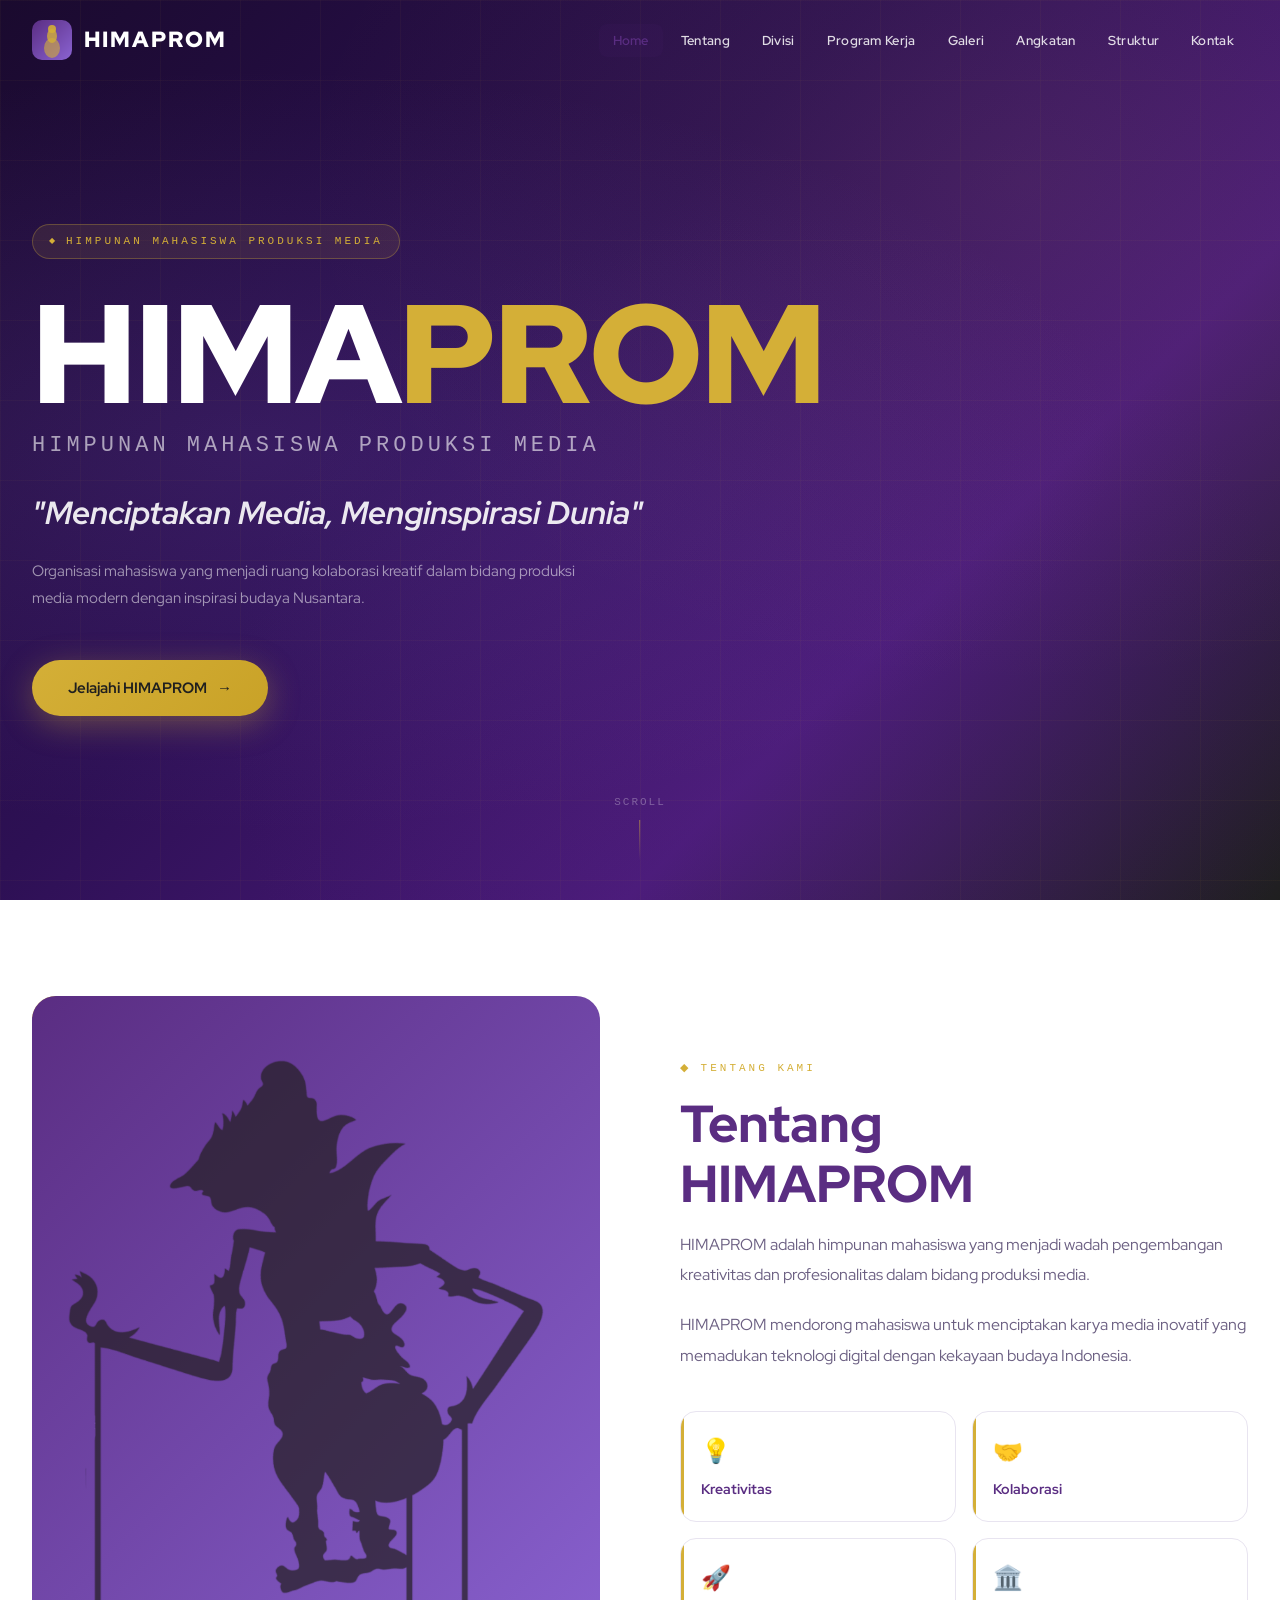
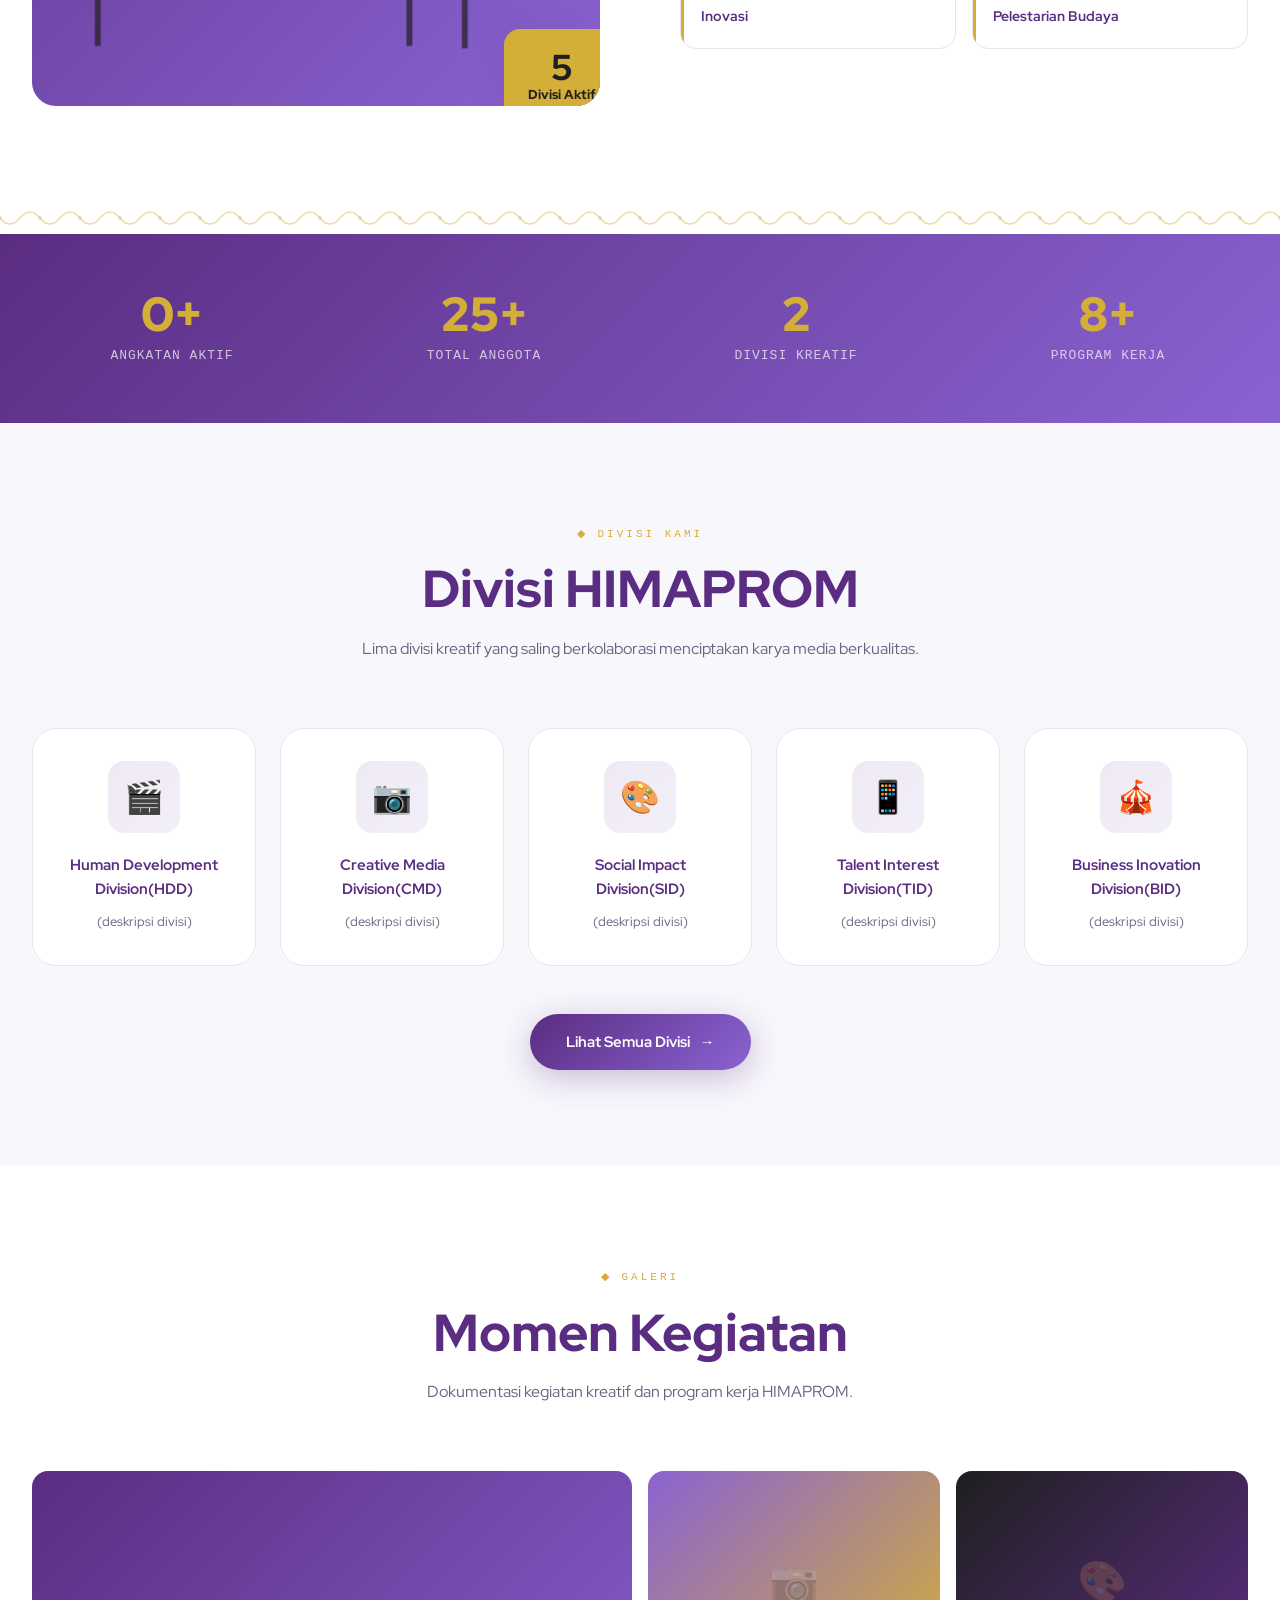
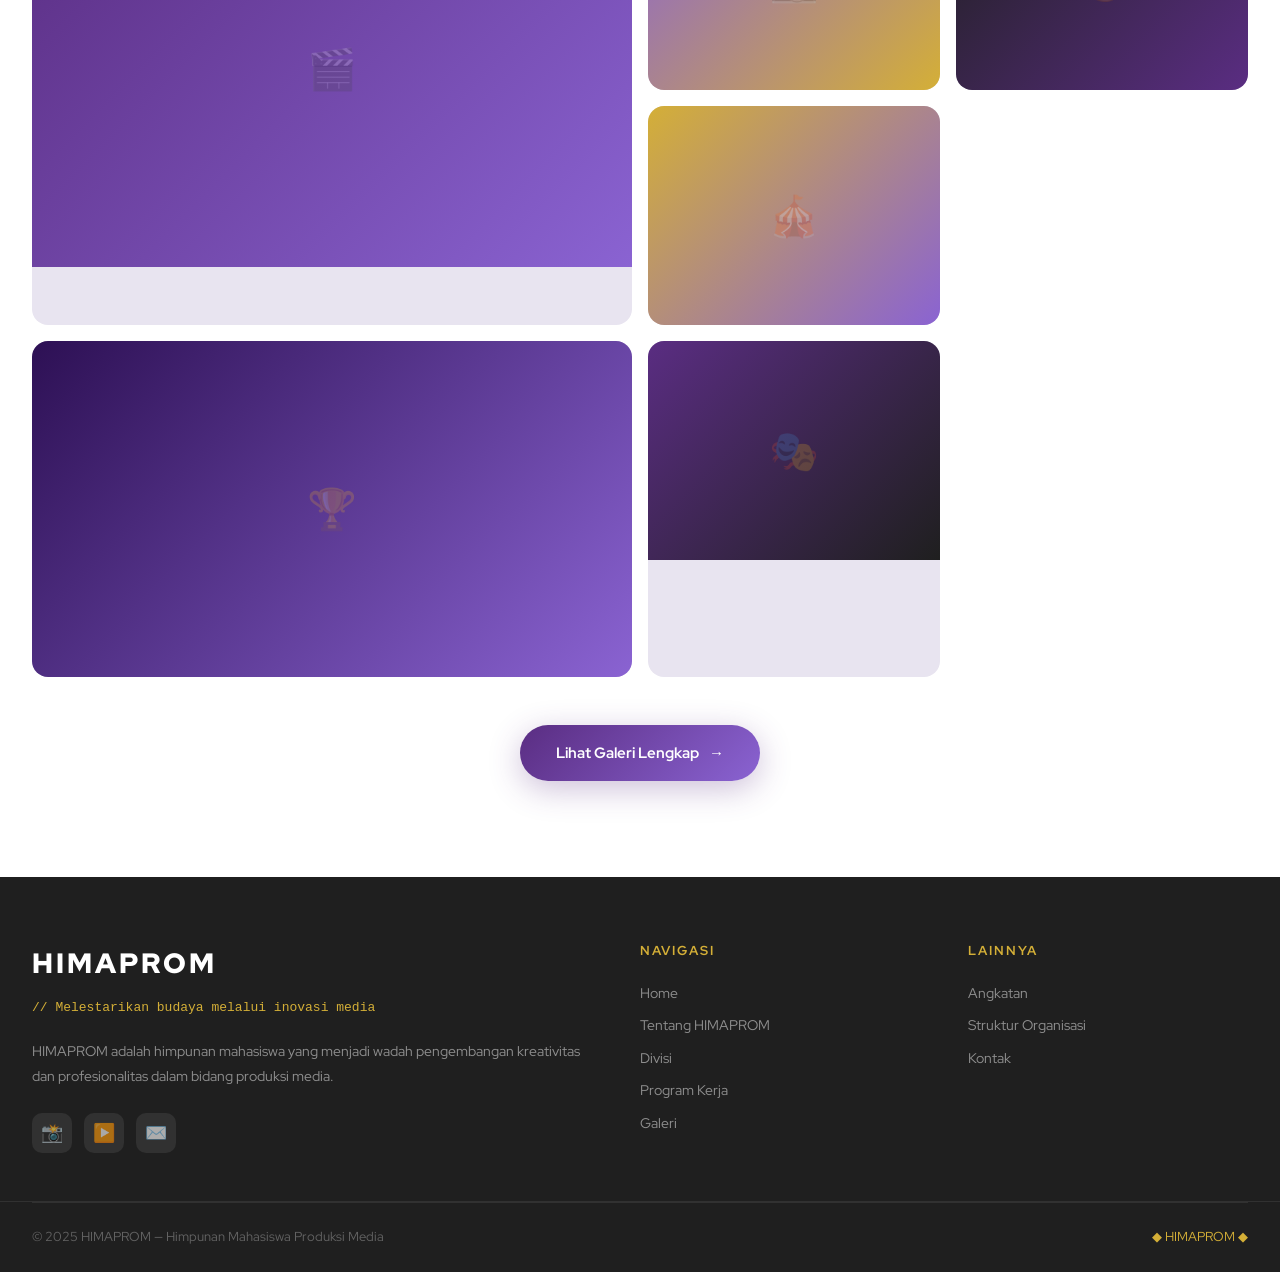
<file: index.html>
<!DOCTYPE html>
<html lang="id">
<head>
  <meta charset="UTF-8">
  <meta name="viewport" content="width=device-width, initial-scale=1.0">
  <title>HIMAPROM — Himpunan Mahasiswa Produksi Media</title>
  <meta name="description" content="HIMAPROM adalah himpunan mahasiswa yang menjadi wadah pengembangan kreativitas dan profesionalitas dalam bidang produksi media.">
  <link rel="preconnect" href="https://fonts.googleapis.com">
  <link rel="preconnect" href="https://fonts.gstatic.com" crossorigin>
  <link href="https://fonts.googleapis.com/css2?family=Red+Hat+Display:ital,wght@0,300;0,400;0,500;0,600;0,700;0,800;0,900;1,400&display=swap" rel="stylesheet">
  <link rel="stylesheet" href="assets/css/style.css">
  <style>
    /* Index-specific nav paths */
    .navbar .nav-link[href="index.html"] { color: var(--deep-purple); }
  </style>
</head>
<body>

<!-- NAVBAR -->
<nav class="navbar dark-hero" id="navbar">
  <div class="navbar-container">
    <a href="index.html" class="navbar-logo">
      <div class="logo-icon"></div>
      <span class="logo-text">HIMAPROM</span>
    </a>
    <ul class="navbar-nav">
      <li><a href="index.html" class="nav-link active">Home</a></li>
      <li><a href="pages/tentang.html" class="nav-link">Tentang</a></li>
      <li><a href="pages/divisi.html" class="nav-link">Divisi</a></li>
      <li><a href="pages/program.html" class="nav-link">Program Kerja</a></li>
      <li><a href="pages/galeri.html" class="nav-link">Galeri</a></li>
      <li><a href="pages/angkatan.html" class="nav-link">Angkatan</a></li>
      <li><a href="pages/struktur.html" class="nav-link">Struktur</a></li>
      <li><a href="pages/kontak.html" class="nav-link">Kontak</a></li>
    </ul>
    <button class="hamburger" aria-label="Menu">
      <span></span><span></span><span></span>
    </button>
  </div>
</nav>
<div class="mobile-menu">
  <a href="index.html" class="nav-link">🏠 Home</a>
  <a href="pages/tentang.html" class="nav-link">📖 Tentang</a>
  <a href="pages/divisi.html" class="nav-link">🎯 Divisi</a>
  <a href="pages/program.html" class="nav-link">📋 Program Kerja</a>
  <a href="pages/galeri.html" class="nav-link">🖼 Galeri</a>
  <a href="pages/angkatan.html" class="nav-link">👥 Angkatan</a>
  <a href="pages/struktur.html" class="nav-link">🏢 Struktur</a>
  <a href="pages/kontak.html" class="nav-link">✉ Kontak</a>
</div>
<div class="mobile-overlay"></div>

<!-- HERO -->
<section class="hero" id="home">
  <div class="hero-bg-pattern"></div>
  <div class="hero-grid-lines"></div>
  

  <div class="hero-content">
    <div class="hero-label">Himpunan Mahasiswa Produksi Media</div>
    <h1 class="hero-title">HIMA<span class="accent">PROM</span></h1>
    <p class="hero-subtitle">Himpunan Mahasiswa Produksi Media</p>
    <p class="hero-tagline">"Menciptakan Media, Menginspirasi Dunia"</p>
    <p class="hero-desc">Organisasi mahasiswa yang menjadi ruang kolaborasi kreatif dalam bidang produksi media modern dengan inspirasi budaya Nusantara.</p>
    <a href="pages/tentang.html" class="hero-cta">
      Jelajahi HIMAPROM
      <span class="arrow">→</span>
    </a>
  </div>

  <div class="hero-scroll-indicator">
    <span>SCROLL</span>
    <div class="scroll-line"></div>
  </div>
</section>

<!-- ABOUT SECTION (Preview) -->
<section class="section" id="about">
  <div class="container">
    <div class="about-grid">
      <div class="about-visual reveal">
        <div class="about-image-frame">
          <div class="about-wayang-placeholder">
            <img src="IMG/aset gambar/1762579847579.png" alt="Foto Wayang" style="height:90%; opacity:0.7;">
          </div>
          <div class="about-badge">
            <span class="number">5</span>
            Divisi Aktif
          </div>
        </div>
      </div>
      <div class="about-text">
        <div class="reveal">
          <span class="section-label">◆ TENTANG KAMI</span>
          <h2 class="section-title">Tentang<br>HIMAPROM</h2>
        </div>
        <div class="reveal reveal-delay-1">
          <p>HIMAPROM adalah himpunan mahasiswa yang menjadi wadah pengembangan kreativitas dan profesionalitas dalam bidang produksi media.</p>
          <p>HIMAPROM mendorong mahasiswa untuk menciptakan karya media inovatif yang memadukan teknologi digital dengan kekayaan budaya Indonesia.</p>
        </div>
        <div class="values-grid reveal reveal-delay-2">
          <div class="value-card">
            <div class="value-icon">💡</div>
            <div class="value-name">Kreativitas</div>
          </div>
          <div class="value-card">
            <div class="value-icon">🤝</div>
            <div class="value-name">Kolaborasi</div>
          </div>
          <div class="value-card">
            <div class="value-icon">🚀</div>
            <div class="value-name">Inovasi</div>
          </div>
          <div class="value-card">
            <div class="value-icon">🏛️</div>
            <div class="value-name">Pelestarian Budaya</div>
          </div>
        </div>
      </div>
    </div>
  </div>
</section>

<!-- WAYANG ORNAMENTAL DIVIDER -->
<div class="wayang-divider"></div>

<!-- STATS STRIP -->
<div class="stats-strip">
  <div class="container">
    <div class="stats-grid">
      <div class="stat-item">
        <div class="stat-number" data-count="1" data-suffix="+">0</div>
        <div class="stat-label">ANGKATAN AKTIF</div>
      </div>
      <div class="stat-item">
        <div class="stat-number" data-count="60" data-suffix="+">0</div>
        <div class="stat-label">TOTAL ANGGOTA</div>
      </div>
      <div class="stat-item">
        <div class="stat-number" data-count="5" data-suffix="">0</div>
        <div class="stat-label">DIVISI KREATIF</div>
      </div>
      <div class="stat-item">
        <div class="stat-number" data-count="20" data-suffix="+">20+</div>
        <div class="stat-label">PROGRAM KERJA</div>
      </div>
    </div>
  </div>
</div>

<!-- DIVISI PREVIEW -->
<section class="section section-alt" id="divisi">
  <div class="container">
    <div class="section-header">
      <span class="section-label reveal">◆ DIVISI KAMI</span>
      <h2 class="section-title reveal">Divisi HIMAPROM</h2>
      <p class="section-desc reveal reveal-delay-1">Lima divisi kreatif yang saling berkolaborasi menciptakan karya media berkualitas.</p>
    </div>
    <div class="divisi-grid">
      <div class="divisi-card reveal">
        <div class="divisi-icon-wrap">🎬</div>
        <div class="divisi-name">Human Development Division(HDD)</div>
        <div class="divisi-desc">(deskripsi divisi)</div>
      </div>
      <div class="divisi-card reveal reveal-delay-1">
        <div class="divisi-icon-wrap">📷</div>
        <div class="divisi-name">Creative Media Division(CMD)</div>
        <div class="divisi-desc">(deskripsi divisi)</div>
      </div>
      <div class="divisi-card reveal reveal-delay-2">
        <div class="divisi-icon-wrap">🎨</div>
        <div class="divisi-name">Social Impact Division(SID)</div>
        <div class="divisi-desc">(deskripsi divisi)</div>
      </div>
      <div class="divisi-card reveal reveal-delay-3">
        <div class="divisi-icon-wrap">📱</div>
        <div class="divisi-name">Talent Interest Division(TID)</div>
        <div class="divisi-desc">(deskripsi divisi)</div>
      </div>
      <div class="divisi-card reveal reveal-delay-4">
        <div class="divisi-icon-wrap">🎪</div>
        <div class="divisi-name">Business Inovation Division(BID)</div>
        <div class="divisi-desc">(deskripsi divisi)</div>
      </div>
    </div>
    <div style="text-align:center;margin-top:48px;" class="reveal">
      <a href="pages/divisi.html" class="hero-cta" style="background:linear-gradient(135deg,#5A2D82,#8A63D2);color:white;box-shadow:0 8px 32px rgba(90,45,130,0.3);">
        Lihat Semua Divisi <span class="arrow">→</span>
      </a>
    </div>
  </div>
</section>

<!-- GALLERY PREVIEW -->
<section class="section" id="galeri">
  <div class="container">
    <div class="section-header">
      <span class="section-label reveal">◆ GALERI</span>
      <h2 class="section-title reveal">Momen Kegiatan</h2>
      <p class="section-desc reveal reveal-delay-1">Dokumentasi kegiatan kreatif dan program kerja HIMAPROM.</p>
    </div>
    <div class="gallery-grid reveal">
      <div class="gallery-item">
        <div class="gallery-placeholder" style="background:linear-gradient(135deg,#5A2D82,#8A63D2);">
          <span class="gallery-icon">🎬</span>
        </div>
        <div class="gallery-overlay"><div class="gallery-caption">Workshop Sinematografi 2024</div></div>
      </div>
      <div class="gallery-item">
        <div class="gallery-placeholder" style="background:linear-gradient(135deg,#8A63D2,#D4AF37);">
          <span class="gallery-icon">📷</span>
        </div>
        <div class="gallery-overlay"><div class="gallery-caption">Hunting Foto Bersama</div></div>
      </div>
      <div class="gallery-item">
        <div class="gallery-placeholder" style="background:linear-gradient(135deg,#1F1F1F,#5A2D82);">
          <span class="gallery-icon">🎨</span>
        </div>
        <div class="gallery-overlay"><div class="gallery-caption">Workshop Desain Grafis</div></div>
      </div>
      <div class="gallery-item">
        <div class="gallery-placeholder" style="background:linear-gradient(135deg,#D4AF37,#8A63D2);">
          <span class="gallery-icon">🎪</span>
        </div>
        <div class="gallery-overlay"><div class="gallery-caption">Festival Film Mahasiswa</div></div>
      </div>
      <div class="gallery-item">
        <div class="gallery-placeholder" style="background:linear-gradient(135deg,#2d1054,#8A63D2);">
          <span class="gallery-icon">🏆</span>
        </div>
        <div class="gallery-overlay"><div class="gallery-caption">Pameran Fotografi HIMAPROM</div></div>
      </div>
      <div class="gallery-item">
        <div class="gallery-placeholder" style="background:linear-gradient(135deg,#5A2D82,#1F1F1F);">
          <span class="gallery-icon">🎭</span>
        </div>
        <div class="gallery-overlay"><div class="gallery-caption">Event Kreatif Kampus</div></div>
      </div>
    </div>
    <div style="text-align:center;margin-top:48px;" class="reveal">
      <a href="pages/galeri.html" class="hero-cta" style="background:linear-gradient(135deg,#5A2D82,#8A63D2);color:white;box-shadow:0 8px 32px rgba(90,45,130,0.3);">
        Lihat Galeri Lengkap <span class="arrow">→</span>
      </a>
    </div>
  </div>
</section>
<div id="lightbox" class="lightbox">
  <button class="lightbox-close">✕</button>
  <div class="lightbox-content">
    <div style="width:600px;height:400px;background:linear-gradient(135deg,#5A2D82,#8A63D2);border-radius:16px;display:flex;align-items:center;justify-content:center;font-size:64px;">🎬</div>
  </div>
</div>

<!-- FOOTER -->
<footer class="footer">
  <div class="container">
    <div class="footer-grid">
      <div class="footer-brand">
        <div class="footer-logo">HIMAPROM</div>
        <div class="footer-tagline">// Melestarikan budaya melalui inovasi media</div>
        <p class="footer-desc">HIMAPROM adalah himpunan mahasiswa yang menjadi wadah pengembangan kreativitas dan profesionalitas dalam bidang produksi media.</p>
        <div class="social-links">
          <a href="#" class="social-link" title="Instagram">📸</a>
          <a href="#" class="social-link" title="YouTube">▶️</a>
          <a href="#" class="social-link" title="Email">✉️</a>
        </div>
      </div>
      <div>
        <div class="footer-heading">Navigasi</div>
        <div class="footer-links">
          <a href="index.html">Home</a>
          <a href="pages/tentang.html">Tentang HIMAPROM</a>
          <a href="pages/divisi.html">Divisi</a>
          <a href="pages/program.html">Program Kerja</a>
          <a href="pages/galeri.html">Galeri</a>
        </div>
      </div>
      <div>
        <div class="footer-heading">Lainnya</div>
        <div class="footer-links">
          <a href="pages/angkatan.html">Angkatan</a>
          <a href="pages/struktur.html">Struktur Organisasi</a>
          <a href="pages/kontak.html">Kontak</a>
        </div>
      </div>
    </div>
  </div>
  <div style="border-top:1px solid rgba(255,255,255,0.08);">
    <div class="container">
      <div class="footer-bottom">
        <span>© 2025 HIMAPROM — Himpunan Mahasiswa Produksi Media</span>
        <span class="footer-bottom-ornament">◆ HIMAPROM ◆</span>
      </div>
    </div>
  </div>
</footer>

<script src="assets/js/script.js"></script>
</body>
</html>
</file>
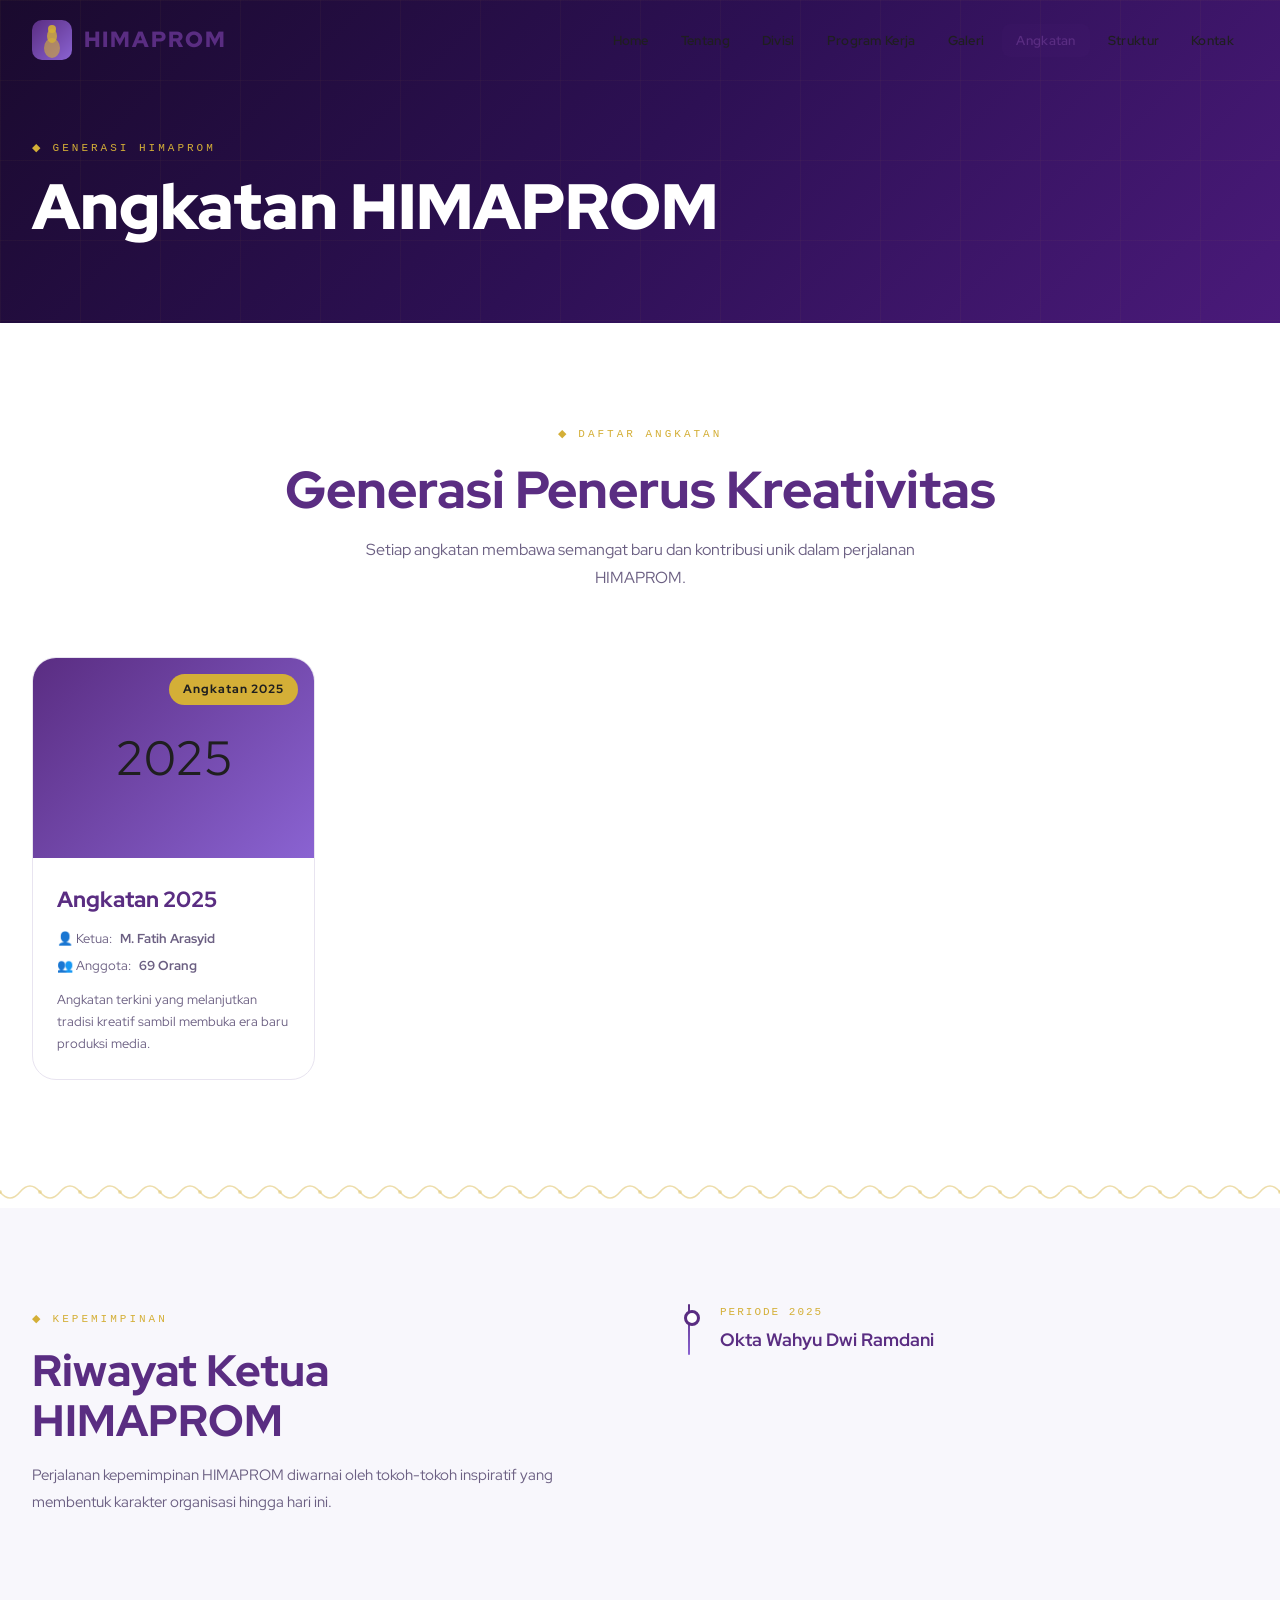
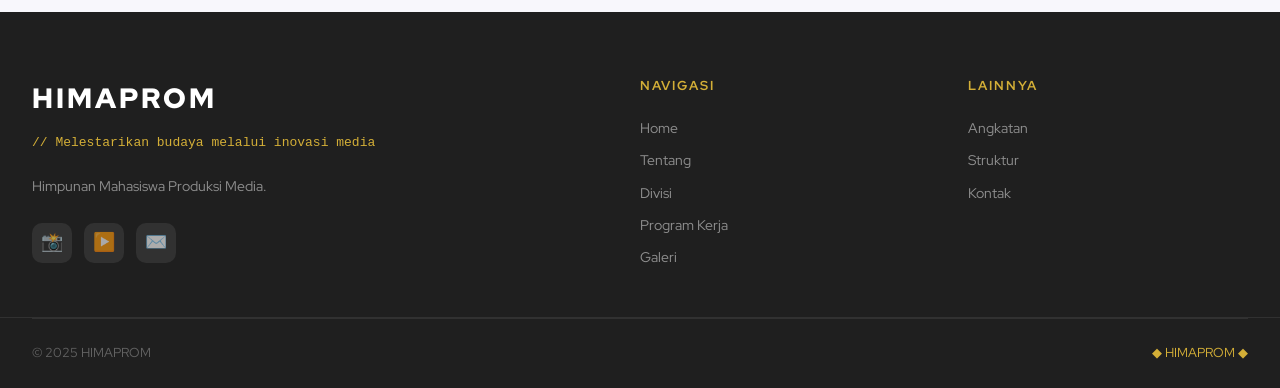
<file: pages/angkatan.html>
<!DOCTYPE html>
<html lang="id">
<head>
  <meta charset="UTF-8">
  <meta name="viewport" content="width=device-width, initial-scale=1.0">
  <title>Angkatan — HIMAPROM</title>
  <link rel="preconnect" href="https://fonts.googleapis.com">
  <link href="https://fonts.googleapis.com/css2?family=Red+Hat+Display:ital,wght@0,300;0,400;0,500;0,600;0,700;0,800;0,900;1,400&display=swap" rel="stylesheet">
  <link rel="stylesheet" href="../assets/css/style.css">
</head>
<body>

<nav class="navbar dark-hero" id="navbar">
  <div class="navbar-container">
    <a href="../index.html" class="navbar-logo">
      <div class="logo-icon"></div>
      <span class="logo-text">HIMAPROM</span>
    </a>
    <ul class="navbar-nav">
      <li><a href="../index.html" class="nav-link">Home</a></li>
      <li><a href="tentang.html" class="nav-link">Tentang</a></li>
      <li><a href="divisi.html" class="nav-link">Divisi</a></li>
      <li><a href="program.html" class="nav-link">Program Kerja</a></li>
      <li><a href="galeri.html" class="nav-link">Galeri</a></li>
      <li><a href="angkatan.html" class="nav-link active">Angkatan</a></li>
      <li><a href="struktur.html" class="nav-link">Struktur</a></li>
      <li><a href="kontak.html" class="nav-link">Kontak</a></li>
    </ul>
    <button class="hamburger"><span></span><span></span><span></span></button>
  </div>
</nav>
<div class="mobile-menu">
  <a href="../index.html" class="nav-link">🏠 Home</a>
  <a href="tentang.html" class="nav-link">📖 Tentang</a>
  <a href="divisi.html" class="nav-link">🎯 Divisi</a>
  <a href="program.html" class="nav-link">📋 Program Kerja</a>
  <a href="galeri.html" class="nav-link">🖼 Galeri</a>
  <a href="angkatan.html" class="nav-link">👥 Angkatan</a>
  <a href="struktur.html" class="nav-link">🏢 Struktur</a>
  <a href="kontak.html" class="nav-link">✉ Kontak</a>
</div>
<div class="mobile-overlay"></div>

<header class="page-header">
  <div class="container page-header-content">
    <span class="page-header-label">◆ GENERASI HIMAPROM</span>
    <h1 class="page-header-title">Angkatan HIMAPROM</h1>
  </div>
</header>

<!-- ANGKATAN SECTION -->
<section class="section">
  <div class="container">
    <div class="section-header">
      <span class="section-label reveal">◆ DAFTAR ANGKATAN</span>
      <h2 class="section-title reveal">Generasi Penerus Kreativitas</h2>
      <p class="section-desc reveal reveal-delay-1">Setiap angkatan membawa semangat baru dan kontribusi unik dalam perjalanan HIMAPROM.</p>
    </div>
    <div class="angkatan-grid" id="angkatan-grid">
      <!-- Fallback static content (will be replaced by JS if JSON loads) -->
      <div class="angkatan-card reveal">
        <div class="angkatan-photo">
          <span style="font-size:48px;opacity:0.4;">👥</span>
          <span class="angkatan-year-badge">2025</span>
        </div>
        <div class="angkatan-info">
          <div class="angkatan-year">Angkatan 2025</div>
          <div class="angkatan-meta">
            <span>👤 Ketua: <strong>M. Fatih Arasyid</strong></span>
            <span>👥 Anggota: <strong>69 Orang</strong></span>
          </div>
          <p class="angkatan-desc">Angkatan terkini yang melanjutkan tradisi kreatif sambil membuka era baru produksi media.</p>
        </div>
      </div>
    </div>
  </div>
</section>

<div class="wayang-divider"></div>

<!-- RIWAYAT KETUA SECTION -->
<section class="section section-alt">
  <div class="container">
    <div style="display:grid;grid-template-columns:1fr 1fr;gap:80px;align-items:start;" class="ketua-grid">
      <div>
        <div class="reveal">
          <span class="section-label">◆ KEPEMIMPINAN</span>
          <h2 class="section-title" style="font-size:clamp(28px,4vw,44px);">Riwayat Ketua<br>HIMAPROM</h2>
          <p style="color:var(--text-muted);font-size:15px;line-height:1.8;margin-top:16px;">Perjalanan kepemimpinan HIMAPROM diwarnai oleh tokoh-tokoh inspiratif yang membentuk karakter organisasi hingga hari ini.</p>
        </div>
      </div>
      <div>
        <div class="timeline" id="ketua-timeline">
          <!-- Fallback -->
          <div class="timeline-item reveal">
            <div class="timeline-period">PERIODE 2022</div>
            <div class="timeline-name">Rizky Anandaputra</div>
          </div>
          <div class="timeline-item reveal reveal-delay-1">
            <div class="timeline-period">PERIODE 2023</div>
            <div class="timeline-name">Dewi Kartika Sari</div>
          </div>
          <div class="timeline-item reveal reveal-delay-2">
            <div class="timeline-period">PERIODE 2024</div>
            <div class="timeline-name">Muhammad Faisal Hidayat</div>
          </div>
          <div class="timeline-item reveal reveal-delay-3">
            <div class="timeline-period">PERIODE 2025</div>
            <div class="timeline-name">Anisa Rahmawati</div>
          </div>
        </div>
      </div>
    </div>
  </div>
</section>

<footer class="footer">
  <div class="container">
    <div class="footer-grid">
      <div class="footer-brand">
        <div class="footer-logo">HIMAPROM</div>
        <div class="footer-tagline">// Melestarikan budaya melalui inovasi media</div>
        <p class="footer-desc">Himpunan Mahasiswa Produksi Media.</p>
        <div class="social-links">
          <a href="#" class="social-link">📸</a>
          <a href="#" class="social-link">▶️</a>
          <a href="#" class="social-link">✉️</a>
        </div>
      </div>
      <div>
        <div class="footer-heading">Navigasi</div>
        <div class="footer-links">
          <a href="../index.html">Home</a>
          <a href="tentang.html">Tentang</a>
          <a href="divisi.html">Divisi</a>
          <a href="program.html">Program Kerja</a>
          <a href="galeri.html">Galeri</a>
        </div>
      </div>
      <div>
        <div class="footer-heading">Lainnya</div>
        <div class="footer-links">
          <a href="angkatan.html">Angkatan</a>
          <a href="struktur.html">Struktur</a>
          <a href="kontak.html">Kontak</a>
        </div>
      </div>
    </div>
  </div>
  <div style="border-top:1px solid rgba(255,255,255,0.08);">
    <div class="container"><div class="footer-bottom">
      <span>© 2025 HIMAPROM</span>
      <span class="footer-bottom-ornament">◆ HIMAPROM ◆</span>
    </div></div>
  </div>
</footer>
<script src="../assets/js/script.js"></script>
<style>
@media(max-width:768px) {
  .ketua-grid { grid-template-columns: 1fr !important; gap: 40px !important; }
}
</style>
</body>
</html>
</file>
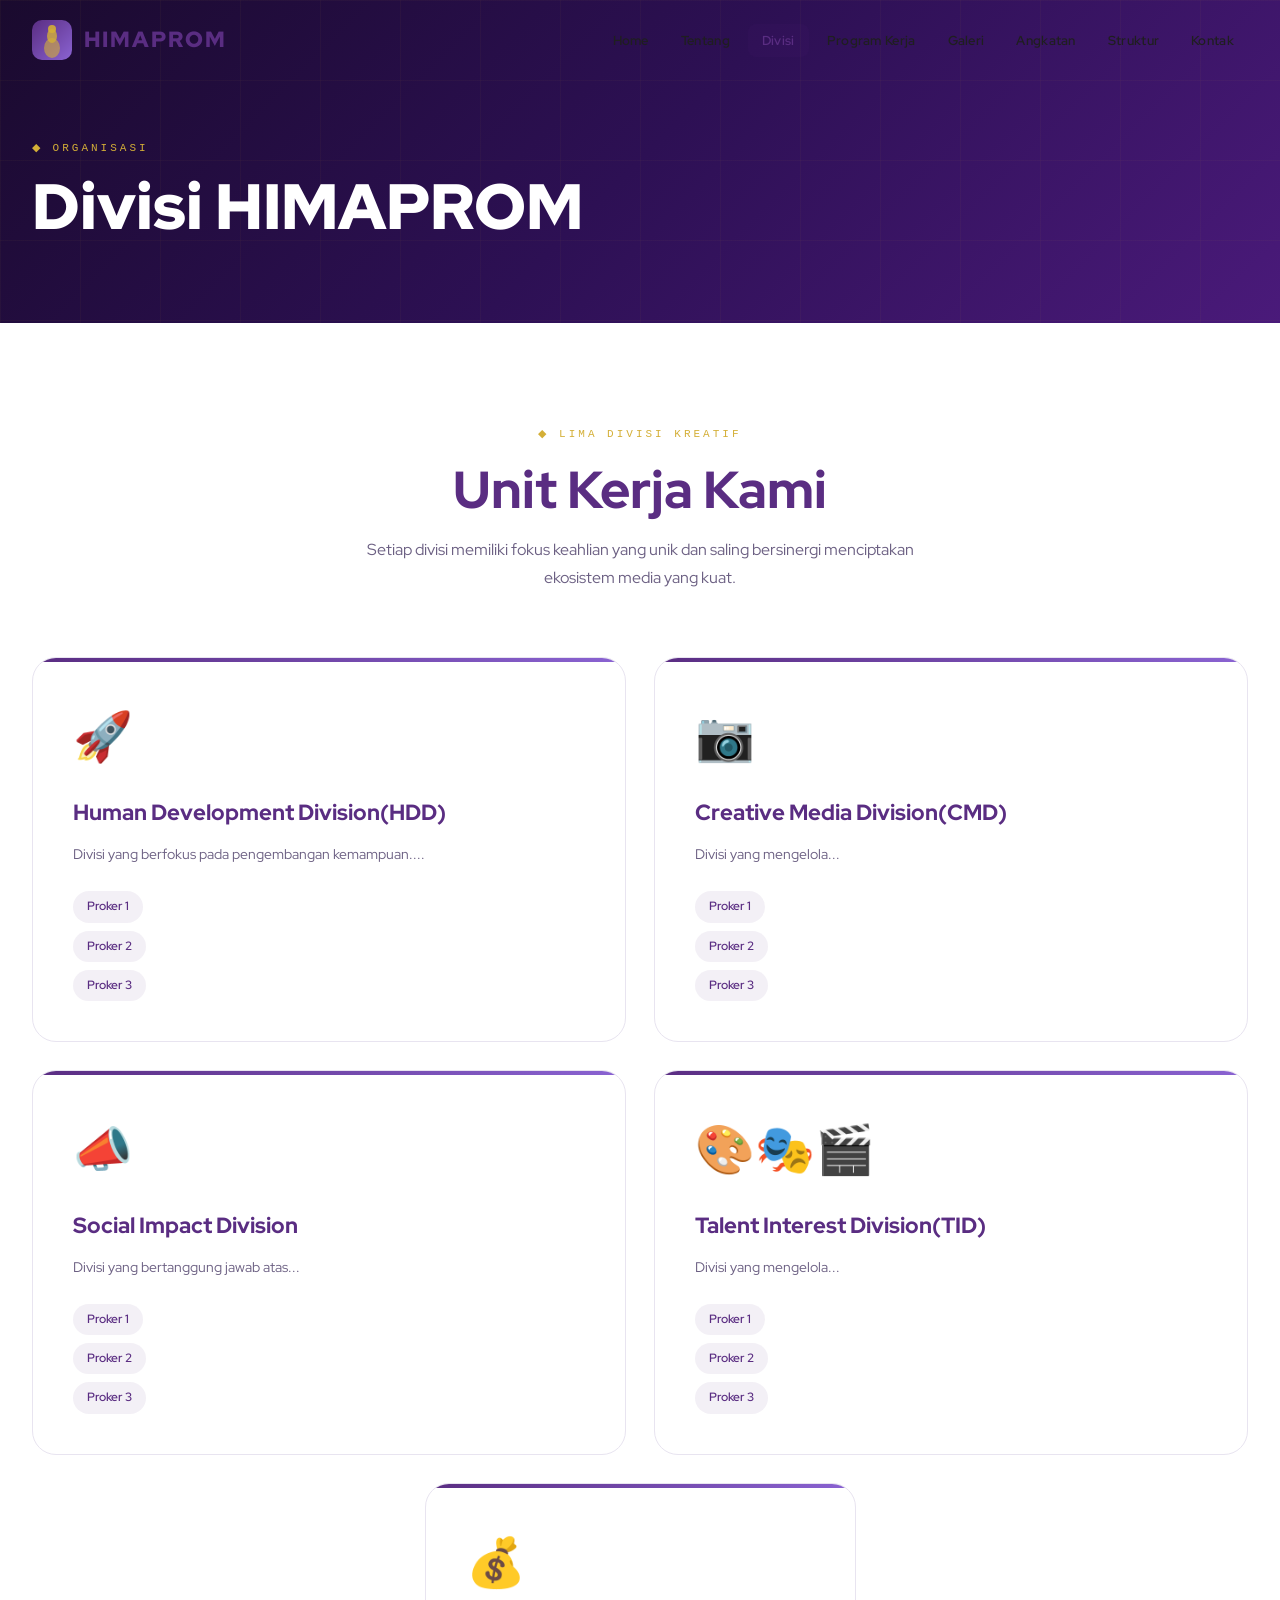
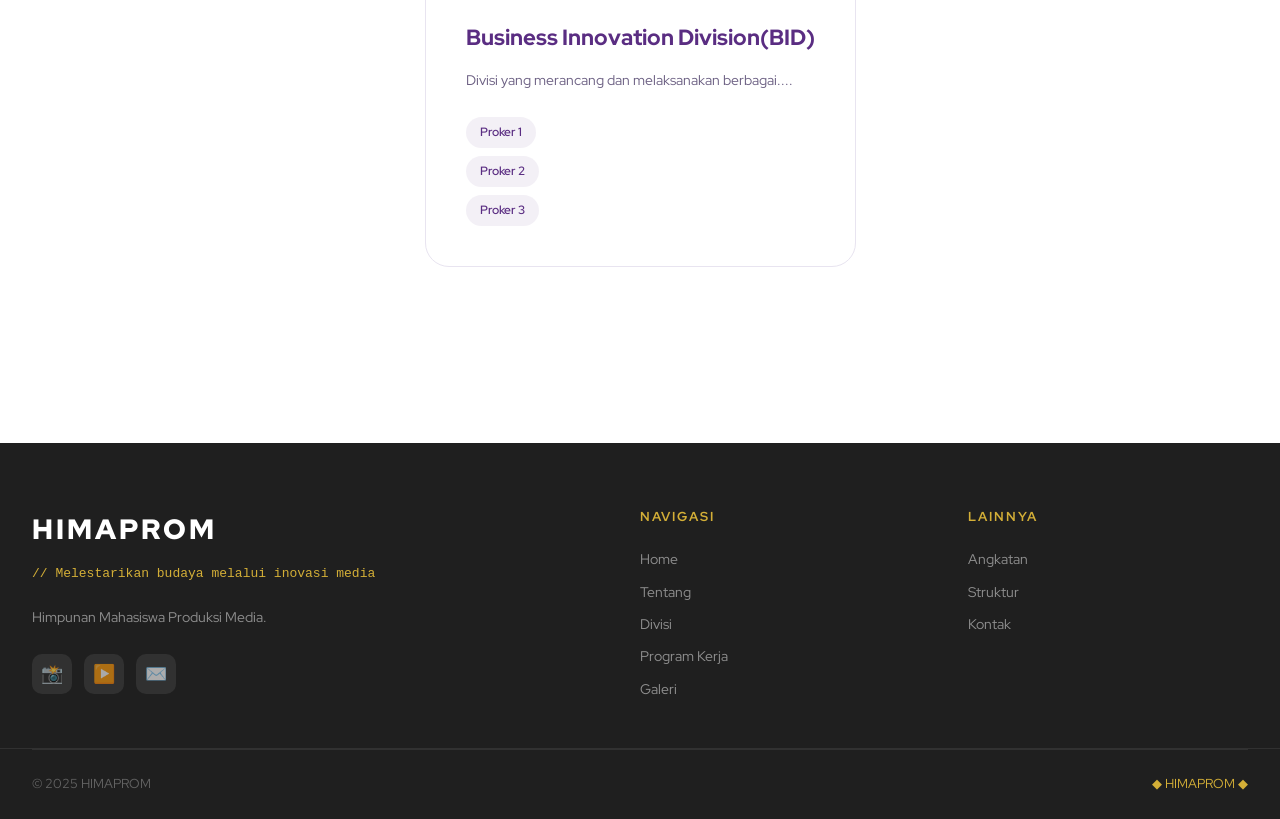
<file: pages/divisi.html>
<!DOCTYPE html>
<html lang="id">
<head>
  <meta charset="UTF-8">
  <meta name="viewport" content="width=device-width, initial-scale=1.0">
  <title>Divisi — HIMAPROM</title>
  <link rel="preconnect" href="https://fonts.googleapis.com">
  <link href="https://fonts.googleapis.com/css2?family=Red+Hat+Display:ital,wght@0,300;0,400;0,500;0,600;0,700;0,800;0,900;1,400&display=swap" rel="stylesheet">
  <link rel="stylesheet" href="../assets/css/style.css">
  <style>
    .divisi-detail-grid {
      display: grid;
      grid-template-columns: 1fr 1fr;
      gap: 28px;
      margin-bottom: 80px;
    }
    .divisi-detail-card {
      background: var(--white);
      border: 1px solid var(--medium-gray);
      border-radius: var(--radius-lg);
      padding: 40px;
      transition: var(--transition);
      position: relative;
      overflow: hidden;
    }
    .divisi-detail-card::before {
      content: '';
      position: absolute;
      top: 0; left: 0; right: 0;
      height: 4px;
      background: linear-gradient(90deg, var(--deep-purple), var(--soft-violet));
    }
    .divisi-detail-card:hover {
      transform: translateY(-4px);
      box-shadow: var(--shadow-md);
      border-color: var(--soft-violet);
    }
    .divisi-detail-icon { font-size: 48px; margin-bottom: 20px; }
    .divisi-detail-title { font-size: 22px; color: var(--deep-purple); font-weight: 800; margin-bottom: 12px; }
    .divisi-detail-desc { font-size: 14px; color: var(--text-muted); line-height: 1.8; margin-bottom: 24px; }
    .divisi-programs-list { display: flex; flex-direction: column; gap: 8px; }
    .divisi-program-tag {
      display: inline-flex;
      align-items: center;
      gap: 6px;
      font-size: 12px;
      color: var(--deep-purple);
      background: rgba(90,45,130,0.07);
      padding: 6px 14px;
      border-radius: 100px;
      font-weight: 600;
      align-self: flex-start;
    }
    @media(max-width:768px) {
      .divisi-detail-grid { grid-template-columns: 1fr; }
    }
  </style>
</head>
<body>

<nav class="navbar dark-hero" id="navbar">
  <div class="navbar-container">
    <a href="../index.html" class="navbar-logo">
      <div class="logo-icon"></div>
      <span class="logo-text">HIMAPROM</span>
    </a>
    <ul class="navbar-nav">
      <li><a href="../index.html" class="nav-link">Home</a></li>
      <li><a href="tentang.html" class="nav-link">Tentang</a></li>
      <li><a href="divisi.html" class="nav-link active">Divisi</a></li>
      <li><a href="program.html" class="nav-link">Program Kerja</a></li>
      <li><a href="galeri.html" class="nav-link">Galeri</a></li>
      <li><a href="angkatan.html" class="nav-link">Angkatan</a></li>
      <li><a href="struktur.html" class="nav-link">Struktur</a></li>
      <li><a href="kontak.html" class="nav-link">Kontak</a></li>
    </ul>
    <button class="hamburger"><span></span><span></span><span></span></button>
  </div>
</nav>
<div class="mobile-menu">
  <a href="../index.html" class="nav-link">🏠 Home</a>
  <a href="tentang.html" class="nav-link">📖 Tentang</a>
  <a href="divisi.html" class="nav-link">🎯 Divisi</a>
  <a href="program.html" class="nav-link">📋 Program Kerja</a>
  <a href="galeri.html" class="nav-link">🖼 Galeri</a>
  <a href="angkatan.html" class="nav-link">👥 Angkatan</a>
  <a href="struktur.html" class="nav-link">🏢 Struktur</a>
  <a href="kontak.html" class="nav-link">✉ Kontak</a>
</div>
<div class="mobile-overlay"></div>

<header class="page-header">
  <div class="container page-header-content">
    <span class="page-header-label">◆ ORGANISASI</span>
    <h1 class="page-header-title">Divisi HIMAPROM</h1>
  </div>
</header>

<section class="section">
  <div class="container">
    <div class="section-header">
      <span class="section-label reveal">◆ LIMA DIVISI KREATIF</span>
      <h2 class="section-title reveal">Unit Kerja Kami</h2>
      <p class="section-desc reveal reveal-delay-1">Setiap divisi memiliki fokus keahlian yang unik dan saling bersinergi menciptakan ekosistem media yang kuat.</p>
    </div>
    <div class="divisi-detail-grid">
      <div class="divisi-detail-card reveal">
        <div class="divisi-detail-icon">🚀</div>
        <div class="divisi-detail-title">Human Development Division(HDD)</div>
        <p class="divisi-detail-desc">Divisi yang berfokus pada pengembangan kemampuan....</p>
        <div class="divisi-programs-list">
          <span class="divisi-program-tag">Proker 1</span>
          <span class="divisi-program-tag">Proker 2</span>
          <span class="divisi-program-tag">Proker 3</span>
        </div>
      </div>
      <div class="divisi-detail-card reveal reveal-delay-1">
        <div class="divisi-detail-icon">📷</div>
        <div class="divisi-detail-title">Creative Media Division(CMD)</div>
        <p class="divisi-detail-desc">Divisi yang mengelola...</p>
        <div class="divisi-programs-list">
          <span class="divisi-program-tag">Proker 1</span>
          <span class="divisi-program-tag">Proker 2</span>
          <span class="divisi-program-tag">Proker 3</span>
        </div>
      </div>
      <div class="divisi-detail-card reveal reveal-delay-2">
        <div class="divisi-detail-icon">📣</div>
        <div class="divisi-detail-title">Social Impact Division</div>
        <p class="divisi-detail-desc">Divisi yang bertanggung jawab atas...</p>
        <div class="divisi-programs-list">
          <span class="divisi-program-tag">Proker 1</span>
          <span class="divisi-program-tag">Proker 2</span>
          <span class="divisi-program-tag">Proker 3</span>
        </div>
      </div>
      <div class="divisi-detail-card reveal reveal-delay-3">
        <div class="divisi-detail-icon">🎨🎭🎬</div>
        <div class="divisi-detail-title">Talent Interest Division(TID)</div>
        <p class="divisi-detail-desc">Divisi yang mengelola... </p>
        <div class="divisi-programs-list">
          <span class="divisi-program-tag">Proker 1</span>
          <span class="divisi-program-tag">Proker 2</span>
          <span class="divisi-program-tag">Proker 3</span>
        </div>
      </div>
      <div class="divisi-detail-card reveal" style="grid-column:1/-1;max-width:600px;margin:0 auto;">
        <div class="divisi-detail-icon">💰</div>
        <div class="divisi-detail-title">Business Innovation Division(BID)</div>
        <p class="divisi-detail-desc">Divisi yang merancang dan melaksanakan berbagai....</p>
        <div class="divisi-programs-list">
          <span class="divisi-program-tag">Proker 1</span>
          <span class="divisi-program-tag">Proker 2</span>
          <span class="divisi-program-tag">Proker 3</span>
        </div>
      </div>
    </div>
  </div>
</section>

<footer class="footer">
  <div class="container">
    <div class="footer-grid">
      <div class="footer-brand">
        <div class="footer-logo">HIMAPROM</div>
        <div class="footer-tagline">// Melestarikan budaya melalui inovasi media</div>
        <p class="footer-desc">Himpunan Mahasiswa Produksi Media.</p>
        <div class="social-links">
          <a href="#" class="social-link">📸</a>
          <a href="#" class="social-link">▶️</a>
          <a href="#" class="social-link">✉️</a>
        </div>
      </div>
      <div>
        <div class="footer-heading">Navigasi</div>
        <div class="footer-links">
          <a href="../index.html">Home</a>
          <a href="tentang.html">Tentang</a>
          <a href="divisi.html">Divisi</a>
          <a href="program.html">Program Kerja</a>
          <a href="galeri.html">Galeri</a>
        </div>
      </div>
      <div>
        <div class="footer-heading">Lainnya</div>
        <div class="footer-links">
          <a href="angkatan.html">Angkatan</a>
          <a href="struktur.html">Struktur</a>
          <a href="kontak.html">Kontak</a>
        </div>
      </div>
    </div>
  </div>
  <div style="border-top:1px solid rgba(255,255,255,0.08);">
    <div class="container"><div class="footer-bottom">
      <span>© 2025 HIMAPROM</span>
      <span class="footer-bottom-ornament">◆ HIMAPROM ◆</span>
    </div></div>
  </div>
</footer>
<script src="../assets/js/script.js"></script>
</body>
</html>
</file>
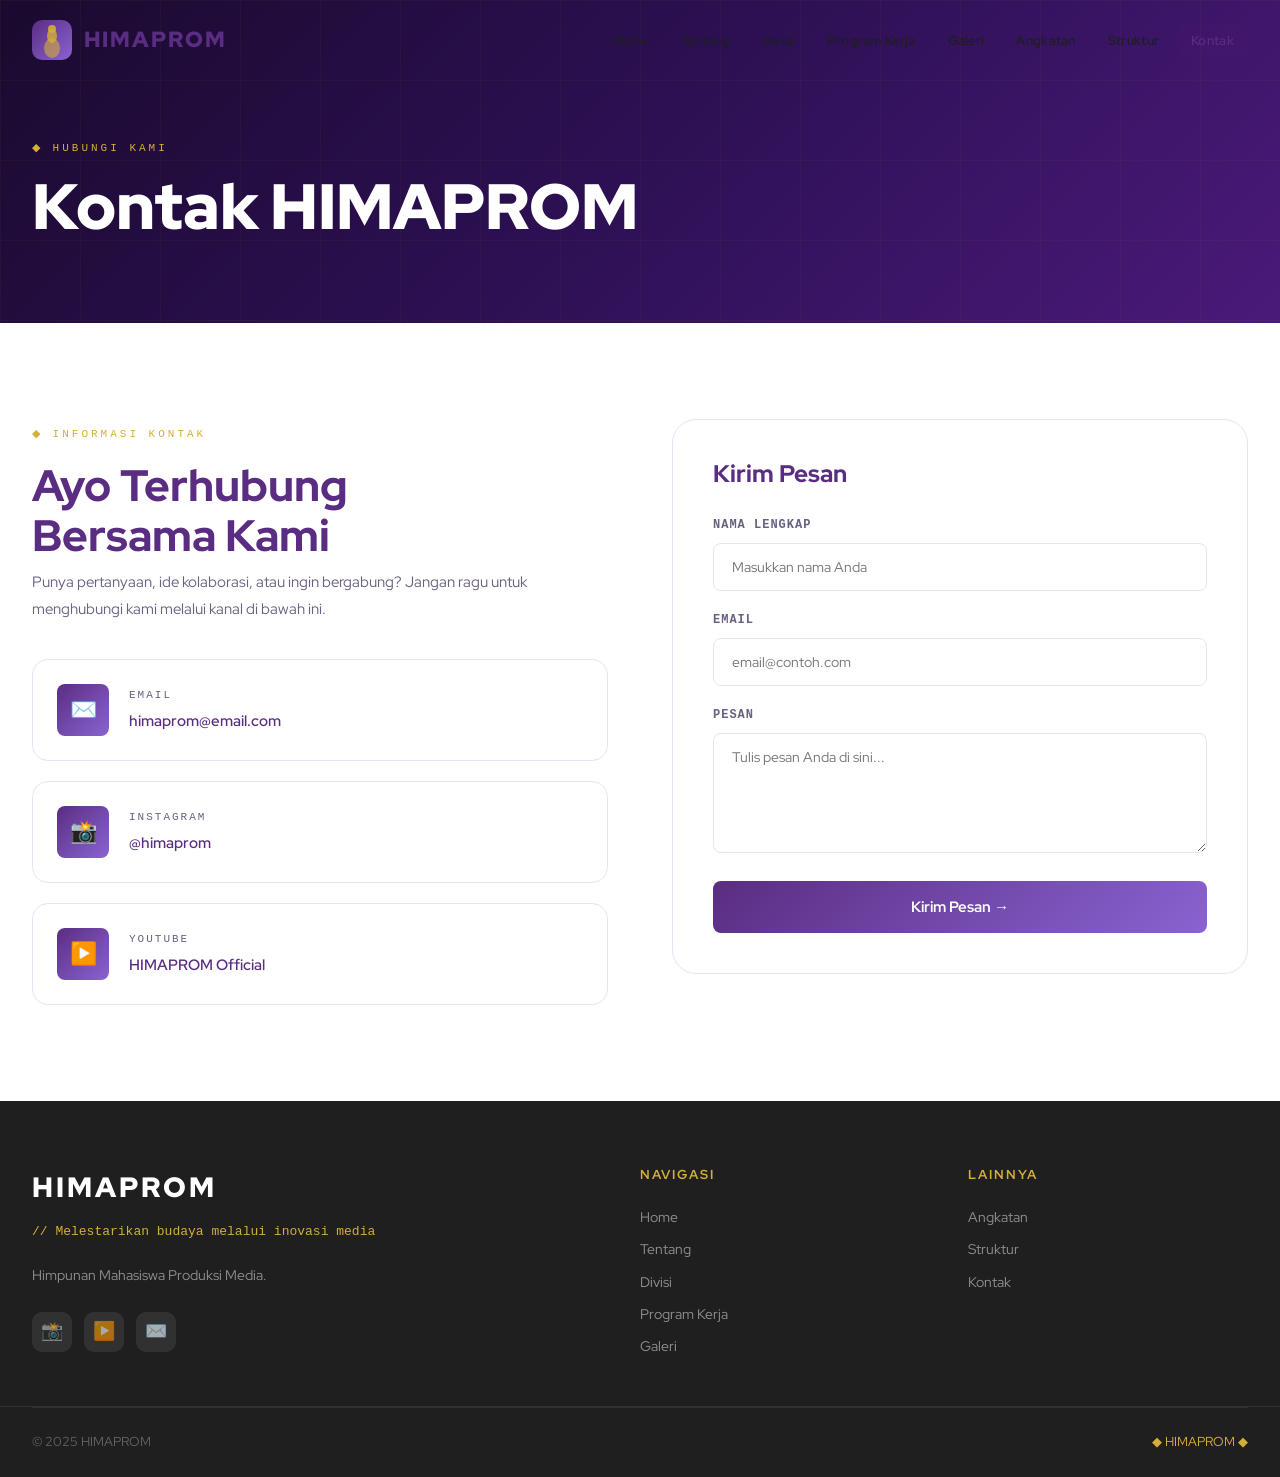
<file: pages/kontak.html>
<!DOCTYPE html>
<html lang="id">
<head>
  <meta charset="UTF-8">
  <meta name="viewport" content="width=device-width, initial-scale=1.0">
  <title>Kontak — HIMAPROM</title>
  <link rel="preconnect" href="https://fonts.googleapis.com">
  <link href="https://fonts.googleapis.com/css2?family=Red+Hat+Display:ital,wght@0,300;0,400;0,500;0,600;0,700;0,800;0,900;1,400&display=swap" rel="stylesheet">
  <link rel="stylesheet" href="../assets/css/style.css">
</head>
<body>

<nav class="navbar dark-hero" id="navbar">
  <div class="navbar-container">
    <a href="../index.html" class="navbar-logo">
      <div class="logo-icon"></div>
      <span class="logo-text">HIMAPROM</span>
    </a>
    <ul class="navbar-nav">
      <li><a href="../index.html" class="nav-link">Home</a></li>
      <li><a href="tentang.html" class="nav-link">Tentang</a></li>
      <li><a href="divisi.html" class="nav-link">Divisi</a></li>
      <li><a href="program.html" class="nav-link">Program Kerja</a></li>
      <li><a href="galeri.html" class="nav-link">Galeri</a></li>
      <li><a href="angkatan.html" class="nav-link">Angkatan</a></li>
      <li><a href="struktur.html" class="nav-link">Struktur</a></li>
      <li><a href="kontak.html" class="nav-link active">Kontak</a></li>
    </ul>
    <button class="hamburger"><span></span><span></span><span></span></button>
  </div>
</nav>
<div class="mobile-menu">
  <a href="../index.html" class="nav-link">🏠 Home</a>
  <a href="tentang.html" class="nav-link">📖 Tentang</a>
  <a href="divisi.html" class="nav-link">🎯 Divisi</a>
  <a href="program.html" class="nav-link">📋 Program Kerja</a>
  <a href="galeri.html" class="nav-link">🖼 Galeri</a>
  <a href="angkatan.html" class="nav-link">👥 Angkatan</a>
  <a href="struktur.html" class="nav-link">🏢 Struktur</a>
  <a href="kontak.html" class="nav-link">✉ Kontak</a>
</div>
<div class="mobile-overlay"></div>

<header class="page-header">
  <div class="container page-header-content">
    <span class="page-header-label">◆ HUBUNGI KAMI</span>
    <h1 class="page-header-title">Kontak HIMAPROM</h1>
  </div>
</header>

<section class="section">
  <div class="container">
    <div class="contact-grid">
      <div>
        <div class="reveal">
          <span class="section-label">◆ INFORMASI KONTAK</span>
          <h2 class="section-title" style="font-size:clamp(28px,4vw,44px);margin-bottom:8px;">Ayo Terhubung<br>Bersama Kami</h2>
          <p style="color:var(--text-muted);font-size:15px;line-height:1.8;margin-bottom:36px;">Punya pertanyaan, ide kolaborasi, atau ingin bergabung? Jangan ragu untuk menghubungi kami melalui kanal di bawah ini.</p>
        </div>
        <div class="contact-info-cards">
          <div class="contact-card reveal reveal-delay-1">
            <div class="contact-icon">✉️</div>
            <div>
              <div class="contact-label">EMAIL</div>
              <div class="contact-value">himaprom@email.com</div>
            </div>
          </div>
          <div class="contact-card reveal reveal-delay-2">
            <div class="contact-icon">📸</div>
            <div>
              <div class="contact-label">INSTAGRAM</div>
              <div class="contact-value">@himaprom</div>
            </div>
          </div>
          <div class="contact-card reveal reveal-delay-3">
            <div class="contact-icon">▶️</div>
            <div>
              <div class="contact-label">YOUTUBE</div>
              <div class="contact-value">HIMAPROM Official</div>
            </div>
          </div>
        </div>
      </div>
      <div class="reveal reveal-delay-1">
        <form class="contact-form" id="contact-form">
          <h3>Kirim Pesan</h3>
          <div class="form-group">
            <label class="form-label">NAMA LENGKAP</label>
            <input type="text" class="form-input" placeholder="Masukkan nama Anda" required>
          </div>
          <div class="form-group">
            <label class="form-label">EMAIL</label>
            <input type="email" class="form-input" placeholder="email@contoh.com" required>
          </div>
          <div class="form-group">
            <label class="form-label">PESAN</label>
            <textarea class="form-textarea" placeholder="Tulis pesan Anda di sini..." required></textarea>
          </div>
          <button type="submit" class="btn-primary">Kirim Pesan →</button>
        </form>
      </div>
    </div>
  </div>
</section>

<footer class="footer">
  <div class="container">
    <div class="footer-grid">
      <div class="footer-brand">
        <div class="footer-logo">HIMAPROM</div>
        <div class="footer-tagline">// Melestarikan budaya melalui inovasi media</div>
        <p class="footer-desc">Himpunan Mahasiswa Produksi Media.</p>
        <div class="social-links">
          <a href="#" class="social-link">📸</a>
          <a href="#" class="social-link">▶️</a>
          <a href="#" class="social-link">✉️</a>
        </div>
      </div>
      <div>
        <div class="footer-heading">Navigasi</div>
        <div class="footer-links">
          <a href="../index.html">Home</a>
          <a href="tentang.html">Tentang</a>
          <a href="divisi.html">Divisi</a>
          <a href="program.html">Program Kerja</a>
          <a href="galeri.html">Galeri</a>
        </div>
      </div>
      <div>
        <div class="footer-heading">Lainnya</div>
        <div class="footer-links">
          <a href="angkatan.html">Angkatan</a>
          <a href="struktur.html">Struktur</a>
          <a href="kontak.html">Kontak</a>
        </div>
      </div>
    </div>
  </div>
  <div style="border-top:1px solid rgba(255,255,255,0.08);">
    <div class="container"><div class="footer-bottom">
      <span>© 2025 HIMAPROM</span>
      <span class="footer-bottom-ornament">◆ HIMAPROM ◆</span>
    </div></div>
  </div>
</footer>
<script src="../assets/js/script.js"></script>
</body>
</html>
</file>
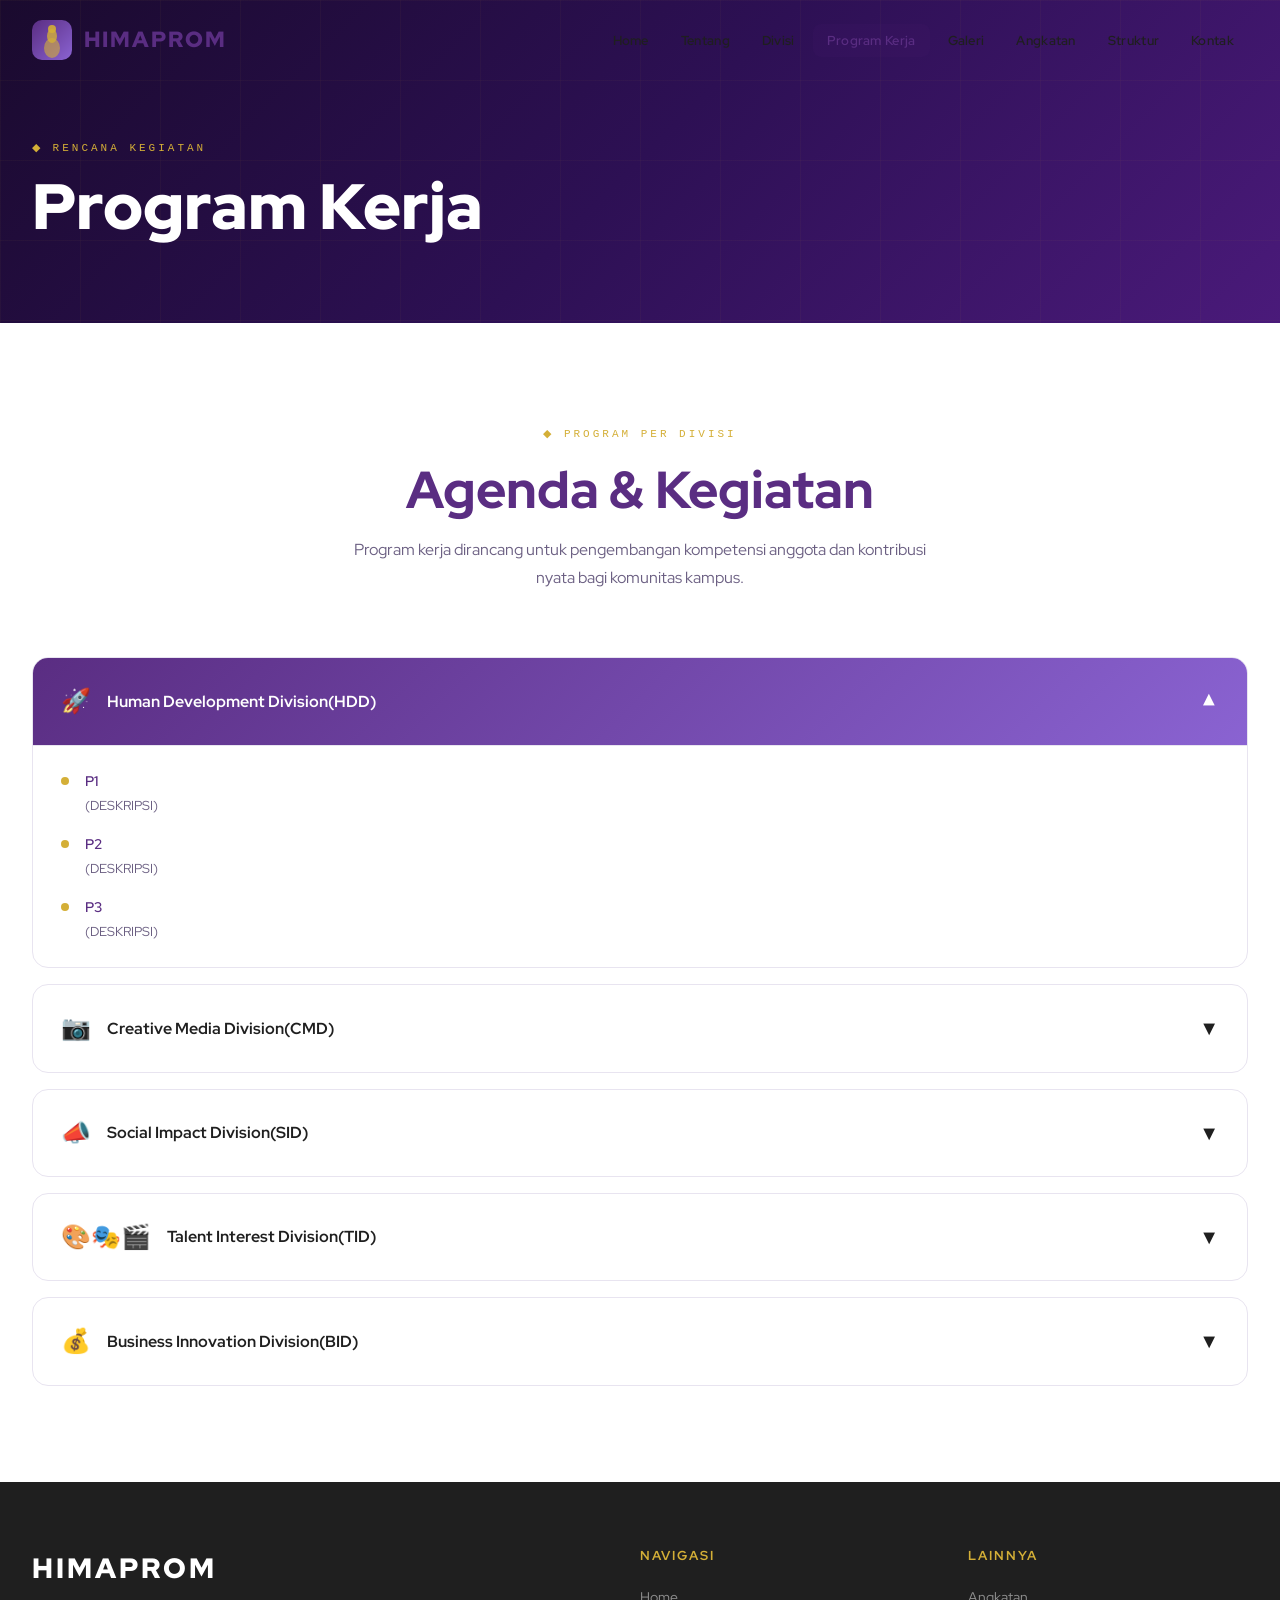
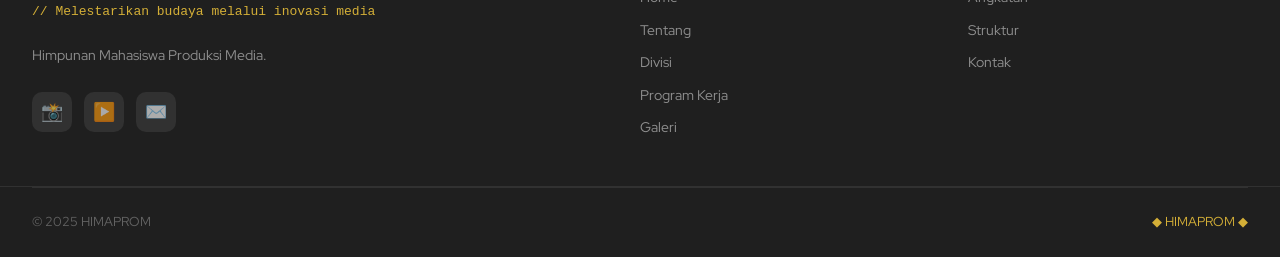
<file: pages/program.html>
<!DOCTYPE html>
<html lang="id">
<head>
  <meta charset="UTF-8">
  <meta name="viewport" content="width=device-width, initial-scale=1.0">
  <title>Program Kerja — HIMAPROM</title>
  <link rel="preconnect" href="https://fonts.googleapis.com">
  <link href="https://fonts.googleapis.com/css2?family=Red+Hat+Display:ital,wght@0,300;0,400;0,500;0,600;0,700;0,800;0,900;1,400&display=swap" rel="stylesheet">
  <link rel="stylesheet" href="../assets/css/style.css">
</head>
<body>

<nav class="navbar dark-hero" id="navbar">
  <div class="navbar-container">
    <a href="../index.html" class="navbar-logo">
      <div class="logo-icon"></div>
      <span class="logo-text">HIMAPROM</span>
    </a>
    <ul class="navbar-nav">
      <li><a href="../index.html" class="nav-link">Home</a></li>
      <li><a href="tentang.html" class="nav-link">Tentang</a></li>
      <li><a href="divisi.html" class="nav-link">Divisi</a></li>
      <li><a href="program.html" class="nav-link active">Program Kerja</a></li>
      <li><a href="galeri.html" class="nav-link">Galeri</a></li>
      <li><a href="angkatan.html" class="nav-link">Angkatan</a></li>
      <li><a href="struktur.html" class="nav-link">Struktur</a></li>
      <li><a href="kontak.html" class="nav-link">Kontak</a></li>
    </ul>
    <button class="hamburger"><span></span><span></span><span></span></button>
  </div>
</nav>
<div class="mobile-menu">
  <a href="../index.html" class="nav-link">🏠 Home</a>
  <a href="tentang.html" class="nav-link">📖 Tentang</a>
  <a href="divisi.html" class="nav-link">🎯 Divisi</a>
  <a href="program.html" class="nav-link">📋 Program Kerja</a>
  <a href="galeri.html" class="nav-link">🖼 Galeri</a>
  <a href="angkatan.html" class="nav-link">👥 Angkatan</a>
  <a href="struktur.html" class="nav-link">🏢 Struktur</a>
  <a href="kontak.html" class="nav-link">✉ Kontak</a>
</div>
<div class="mobile-overlay"></div>

<header class="page-header">
  <div class="container page-header-content">
    <span class="page-header-label">◆ RENCANA KEGIATAN</span>
    <h1 class="page-header-title">Program Kerja</h1>
  </div>
</header>

<section class="section">
  <div class="container">
    <div class="section-header">
      <span class="section-label reveal">◆ PROGRAM PER DIVISI</span>
      <h2 class="section-title reveal">Agenda & Kegiatan</h2>
      <p class="section-desc reveal reveal-delay-1">Program kerja dirancang untuk pengembangan kompetensi anggota dan kontribusi nyata bagi komunitas kampus.</p>
    </div>
    <div class="program-accordion" id="program-accordion">
      <!-- Loaded from JSON via script.js -->
      <!-- Fallback static content -->
      <div class="accordion-item reveal">
        <div class="accordion-header active">
          <div class="accordion-title"><span class="acc-icon">🎬</span><span>Human Development Division(HDD)</span></div>
          <span class="accordion-arrow">▼</span>
        </div>
        <div class="accordion-body open">
          <div class="program-list">
            <div class="program-item"><div class="program-bullet"></div><div><div class="program-item-name">Proker 1</div><div class="program-item-desc">Pelatihan teknik pengambilan gambar dan storytelling visual untuk mahasiswa.</div></div></div>
            <div class="program-item"><div class="program-bullet"></div><div><div class="program-item-name">Proker 2</div><div class="program-item-desc">Program kolaboratif pembuatan film pendek bertema budaya dan kreativitas.</div></div></div>
            <div class="program-item"><div class="program-bullet"></div><div><div class="program-item-name">Proker 3</div><div class="program-item-desc">Pemutaran dan diskusi karya film mahasiswa bersama sineas profesional.</div></div></div>
          </div>
        </div>
      </div>
      <div class="accordion-item reveal reveal-delay-1">
        <div class="accordion-header">
          <div class="accordion-title"><span class="acc-icon">📷</span><span>Divisi Fotografi & Videografi</span></div>
          <span class="accordion-arrow">▼</span>
        </div>
        <div class="accordion-body">
          <div class="program-list">
            <div class="program-item"><div class="program-bullet"></div><div><div class="program-item-name">Pelatihan Fotografi Dasar</div><div class="program-item-desc">Mengenalkan teknik dasar fotografi: komposisi, pencahayaan, dan editing.</div></div></div>
            <div class="program-item"><div class="program-bullet"></div><div><div class="program-item-name">Hunting Foto Bersama</div><div class="program-item-desc">Eksplorasi lokasi-lokasi menarik untuk sesi foto bersama anggota.</div></div></div>
            <div class="program-item"><div class="program-bullet"></div><div><div class="program-item-name">Dokumentasi Event Kampus</div><div class="program-item-desc">Layanan dokumentasi profesional untuk kegiatan kampus dan organisasi.</div></div></div>
          </div>
        </div>
      </div>
      <div class="accordion-item reveal reveal-delay-2">
        <div class="accordion-header">
          <div class="accordion-title"><span class="acc-icon">🎨</span><span>Divisi Desain & Visual Kreatif</span></div>
          <span class="accordion-arrow">▼</span>
        </div>
        <div class="accordion-body">
          <div class="program-list">
            <div class="program-item"><div class="program-bullet"></div><div><div class="program-item-name">Workshop Desain Grafis</div><div class="program-item-desc">Pelatihan desain menggunakan tools industri seperti Adobe dan Figma.</div></div></div>
            <div class="program-item"><div class="program-bullet"></div><div><div class="program-item-name">Produksi Konten Visual</div><div class="program-item-desc">Pembuatan aset visual untuk kebutuhan promosi dan komunikasi organisasi.</div></div></div>
            <div class="program-item"><div class="program-bullet"></div><div><div class="program-item-name">Branding Event HIMAPROM</div><div class="program-item-desc">Pengembangan identitas visual untuk setiap event yang diselenggarakan.</div></div></div>
          </div>
        </div>
      </div>
      <div class="accordion-item reveal reveal-delay-3">
        <div class="accordion-header">
          <div class="accordion-title"><span class="acc-icon">📱</span><span>Divisi Media & Publikasi</span></div>
          <span class="accordion-arrow">▼</span>
        </div>
        <div class="accordion-body">
          <div class="program-list">
            <div class="program-item"><div class="program-bullet"></div><div><div class="program-item-name">Manajemen Media Sosial</div><div class="program-item-desc">Pengelolaan konten dan strategi media sosial HIMAPROM secara profesional.</div></div></div>
            <div class="program-item"><div class="program-bullet"></div><div><div class="program-item-name">Produksi Konten Digital</div><div class="program-item-desc">Pembuatan konten kreatif berupa artikel, infografis, dan video pendek.</div></div></div>
            <div class="program-item"><div class="program-bullet"></div><div><div class="program-item-name">Kampanye Kreatif Online</div><div class="program-item-desc">Kampanye digital yang menggabungkan unsur budaya dan inovasi media.</div></div></div>
          </div>
        </div>
      </div>
      <div class="accordion-item reveal reveal-delay-4">
        <div class="accordion-header">
          <div class="accordion-title"><span class="acc-icon">🎪</span><span>Divisi Event & Produksi Acara</span></div>
          <span class="accordion-arrow">▼</span>
        </div>
        <div class="accordion-body">
          <div class="program-list">
            <div class="program-item"><div class="program-bullet"></div><div><div class="program-item-name">Festival Film Mahasiswa</div><div class="program-item-desc">Festival tahunan pemutaran dan penghargaan karya film terbaik mahasiswa.</div></div></div>
            <div class="program-item"><div class="program-bullet"></div><div><div class="program-item-name">Pameran Fotografi</div><div class="program-item-desc">Pameran karya fotografi mahasiswa dengan tema budaya dan kreativitas.</div></div></div>
            <div class="program-item"><div class="program-bullet"></div><div><div class="program-item-name">Event Kreatif Kampus</div><div class="program-item-desc">Penyelenggaraan berbagai event seni dan media di lingkungan kampus.</div></div></div>
          </div>
        </div>
      </div>
    </div>
  </div>
</section>

<footer class="footer">
  <div class="container">
    <div class="footer-grid">
      <div class="footer-brand">
        <div class="footer-logo">HIMAPROM</div>
        <div class="footer-tagline">// Melestarikan budaya melalui inovasi media</div>
        <p class="footer-desc">Himpunan Mahasiswa Produksi Media.</p>
        <div class="social-links">
          <a href="#" class="social-link">📸</a>
          <a href="#" class="social-link">▶️</a>
          <a href="#" class="social-link">✉️</a>
        </div>
      </div>
      <div>
        <div class="footer-heading">Navigasi</div>
        <div class="footer-links">
          <a href="../index.html">Home</a>
          <a href="tentang.html">Tentang</a>
          <a href="divisi.html">Divisi</a>
          <a href="program.html">Program Kerja</a>
          <a href="galeri.html">Galeri</a>
        </div>
      </div>
      <div>
        <div class="footer-heading">Lainnya</div>
        <div class="footer-links">
          <a href="angkatan.html">Angkatan</a>
          <a href="struktur.html">Struktur</a>
          <a href="kontak.html">Kontak</a>
        </div>
      </div>
    </div>
  </div>
  <div style="border-top:1px solid rgba(255,255,255,0.08);">
    <div class="container"><div class="footer-bottom">
      <span>© 2025 HIMAPROM</span>
      <span class="footer-bottom-ornament">◆ HIMAPROM ◆</span>
    </div></div>
  </div>
</footer>
<script src="../assets/js/script.js"></script>
</body>
</html>
</file>
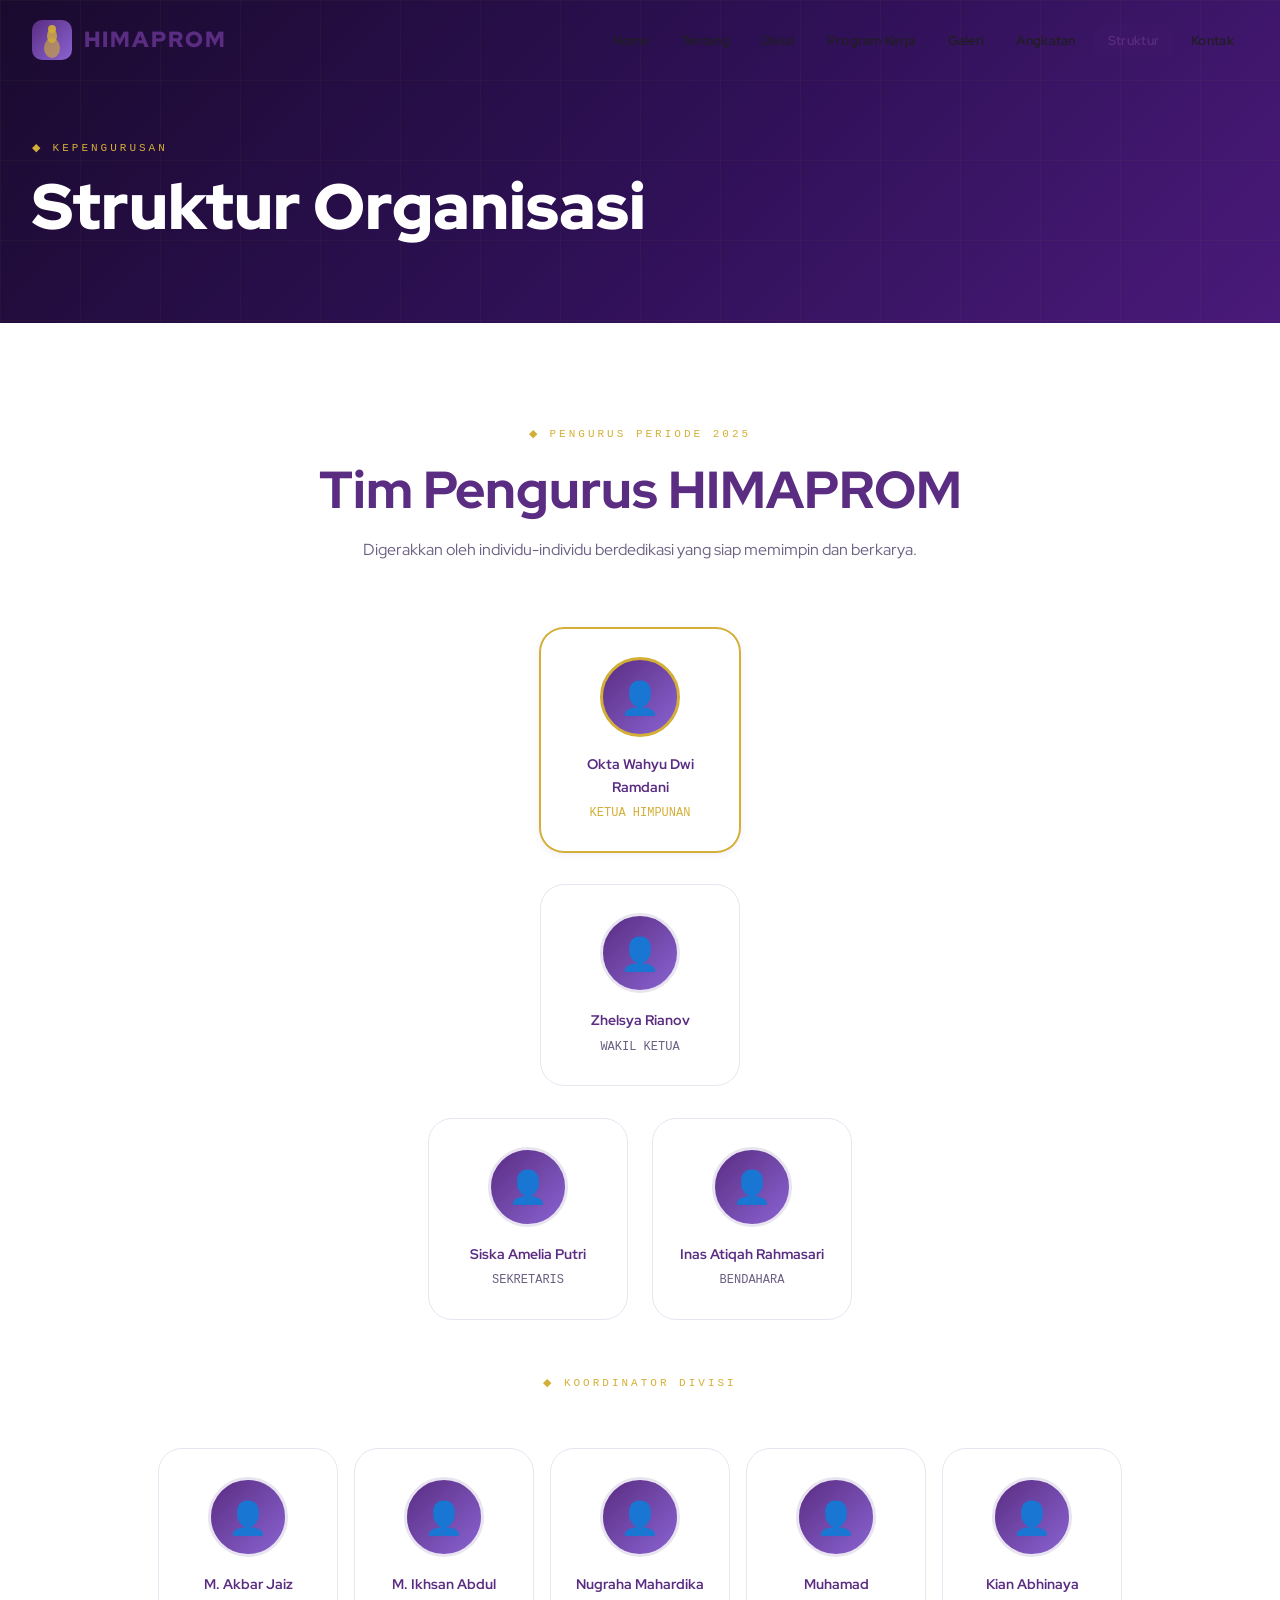
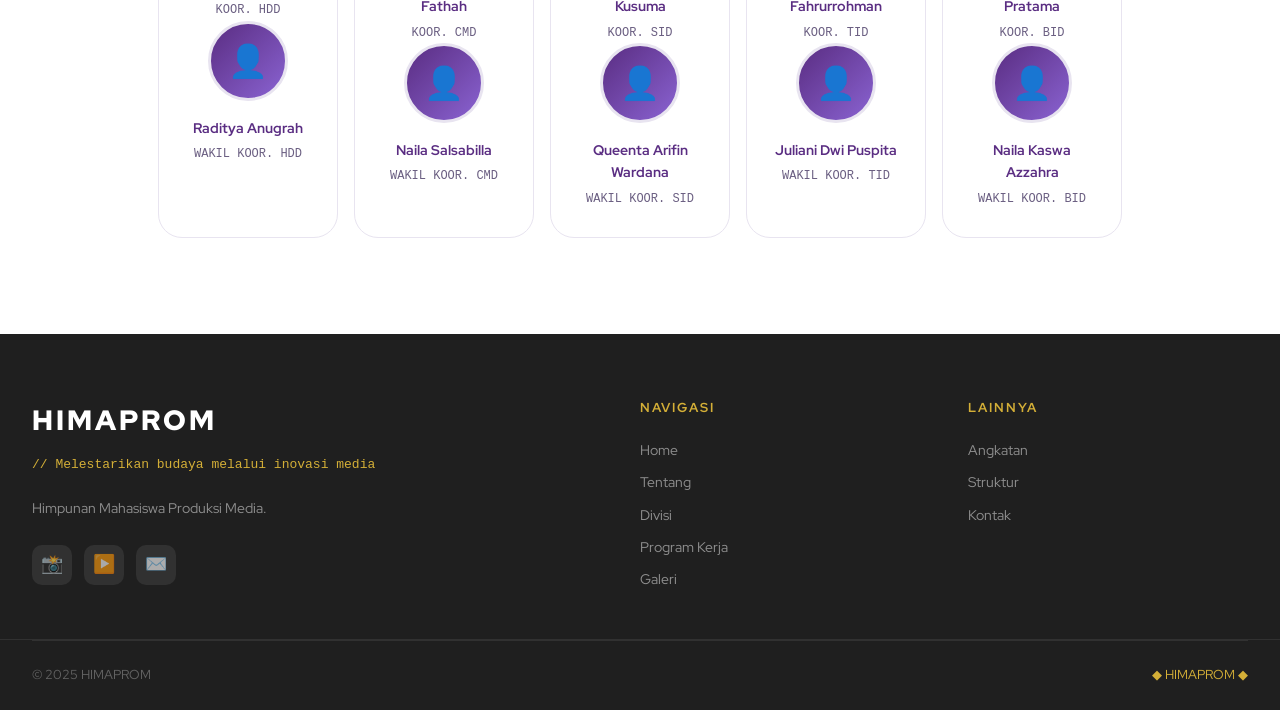
<file: pages/struktur.html>
<!DOCTYPE html>
<html lang="id">
<head>
  <meta charset="UTF-8">
  <meta name="viewport" content="width=device-width, initial-scale=1.0">
  <title>Struktur Organisasi — HIMAPROM</title>
  <link rel="preconnect" href="https://fonts.googleapis.com">
  <link href="https://fonts.googleapis.com/css2?family=Red+Hat+Display:ital,wght@0,300;0,400;0,500;0,600;0,700;0,800;0,900;1,400&display=swap" rel="stylesheet">
  <link rel="stylesheet" href="../assets/css/style.css">
</head>
<body>

<nav class="navbar dark-hero" id="navbar">
  <div class="navbar-container">
    <a href="../index.html" class="navbar-logo">
      <div class="logo-icon"></div>
      <span class="logo-text">HIMAPROM</span>
    </a>
    <ul class="navbar-nav">
      <li><a href="../index.html" class="nav-link">Home</a></li>
      <li><a href="tentang.html" class="nav-link">Tentang</a></li>
      <li><a href="divisi.html" class="nav-link">Divisi</a></li>
      <li><a href="program.html" class="nav-link">Program Kerja</a></li>
      <li><a href="galeri.html" class="nav-link">Galeri</a></li>
      <li><a href="angkatan.html" class="nav-link">Angkatan</a></li>
      <li><a href="struktur.html" class="nav-link active">Struktur</a></li>
      <li><a href="kontak.html" class="nav-link">Kontak</a></li>
    </ul>
    <button class="hamburger"><span></span><span></span><span></span></button>
  </div>
</nav>
<div class="mobile-menu">
  <a href="../index.html" class="nav-link">🏠 Home</a>
  <a href="tentang.html" class="nav-link">📖 Tentang</a>
  <a href="divisi.html" class="nav-link">🎯 Divisi</a>
  <a href="program.html" class="nav-link">📋 Program Kerja</a>
  <a href="galeri.html" class="nav-link">🖼 Galeri</a>
  <a href="angkatan.html" class="nav-link">👥 Angkatan</a>
  <a href="struktur.html" class="nav-link">🏢 Struktur</a>
  <a href="kontak.html" class="nav-link">✉ Kontak</a>
</div>
<div class="mobile-overlay"></div>

<header class="page-header">
  <div class="container page-header-content">
    <span class="page-header-label">◆ KEPENGURUSAN</span>
    <h1 class="page-header-title">Struktur Organisasi</h1>
  </div>
</header>

<section class="section">
  <div class="container">
    <div class="section-header">
      <span class="section-label reveal">◆ PENGURUS PERIODE 2025</span>
      <h2 class="section-title reveal">Tim Pengurus HIMAPROM</h2>
      <p class="section-desc reveal reveal-delay-1">Digerakkan oleh individu-individu berdedikasi yang siap memimpin dan berkarya.</p>
    </div>

    <div class="org-chart">
      <!-- Ketua -->
      <div class="org-row reveal">
        <div class="profile-card featured">
          <div class="profile-photo">👤</div>
          <div class="profile-name">Okta Wahyu Dwi Ramdani</div>
          <div class="profile-position">KETUA HIMPUNAN</div>
        </div>
      </div>

      <!-- Wakil -->
      <div class="org-row reveal reveal-delay-1">
        <div class="profile-card">
          <div class="profile-photo">👤</div>
          <div class="profile-name">Zhelsya Rianov</div>
          <div class="profile-position">WAKIL KETUA</div>
        </div>
      </div>

      <!-- Sekretaris & Bendahara -->
      <div class="org-row reveal reveal-delay-2">
        <div class="profile-card">
          <div class="profile-photo">👤</div>
          <div class="profile-name">Siska Amelia Putri</div>
          <div class="profile-position">SEKRETARIS</div>
        </div>
        <div class="profile-card">
          <div class="profile-photo">👤</div>
          <div class="profile-name">Inas Atiqah Rahmasari</div>
          <div class="profile-position">BENDAHARA</div>
        </div>
      </div>

      <!-- Koordinator Divisi -->
      <div style="text-align:center;margin:16px 0 8px;" class="reveal">
        <span class="section-label">◆ KOORDINATOR DIVISI</span>
      </div>
      <div class="org-row reveal reveal-delay-1" style="flex-wrap:wrap;gap:16px;">
        <div class="profile-card" style="width:180px;">
          <div class="profile-photo">👤</div>
          <div class="profile-name">M. Akbar Jaiz</div>
          <div class="profile-position">KOOR. HDD</div>
          <div class="profile-photo">👤</div>
          <div class="profile-name">Raditya Anugrah</div>
          <div class="profile-position">WAKIL KOOR. HDD</div>
        </div>
        <div class="profile-card" style="width:180px;">
          <div class="profile-photo">👤</div>
          <div class="profile-name">M. Ikhsan Abdul Fathah</div>
          <div class="profile-position">KOOR. CMD</div>
          <div class="profile-photo">👤</div>
          <div class="profile-name">Naila Salsabilla</div>
          <div class="profile-position">WAKIL KOOR. CMD</div>
        </div>
        <div class="profile-card" style="width:180px;">
          <div class="profile-photo">👤</div>
          <div class="profile-name">Nugraha Mahardika Kusuma</div>
          <div class="profile-position">KOOR. SID</div>
          <div class="profile-photo">👤</div>
          <div class="profile-name">Queenta Arifin Wardana</div>
          <div class="profile-position">WAKIL KOOR. SID</div>
        </div>
        <div class="profile-card" style="width:180px;">
          <div class="profile-photo">👤</div>
          <div class="profile-name">Muhamad Fahrurrohman</div>
          <div class="profile-position">KOOR. TID</div>
          <div class="profile-photo">👤</div>
          <div class="profile-name">Juliani Dwi Puspita</div>
          <div class="profile-position">WAKIL KOOR. TID</div>
        </div>
        <div class="profile-card" style="width:180px;">
          <div class="profile-photo">👤</div>
          <div class="profile-name">Kian Abhinaya Pratama</div>
          <div class="profile-position">KOOR. BID</div>
          <div class="profile-photo">👤</div>
          <div class="profile-name">Naila Kaswa Azzahra</div>
          <div class="profile-position">WAKIL KOOR. BID</div>
        </div>
      </div>
    </div>
  </div>
</section>

<footer class="footer">
  <div class="container">
    <div class="footer-grid">
      <div class="footer-brand">
        <div class="footer-logo">HIMAPROM</div>
        <div class="footer-tagline">// Melestarikan budaya melalui inovasi media</div>
        <p class="footer-desc">Himpunan Mahasiswa Produksi Media.</p>
        <div class="social-links">
          <a href="#" class="social-link">📸</a>
          <a href="#" class="social-link">▶️</a>
          <a href="#" class="social-link">✉️</a>
        </div>
      </div>
      <div>
        <div class="footer-heading">Navigasi</div>
        <div class="footer-links">
          <a href="../index.html">Home</a>
          <a href="tentang.html">Tentang</a>
          <a href="divisi.html">Divisi</a>
          <a href="program.html">Program Kerja</a>
          <a href="galeri.html">Galeri</a>
        </div>
      </div>
      <div>
        <div class="footer-heading">Lainnya</div>
        <div class="footer-links">
          <a href="angkatan.html">Angkatan</a>
          <a href="struktur.html">Struktur</a>
          <a href="kontak.html">Kontak</a>
        </div>
      </div>
    </div>
  </div>
  <div style="border-top:1px solid rgba(255,255,255,0.08);">
    <div class="container"><div class="footer-bottom">
      <span>© 2025 HIMAPROM</span>
      <span class="footer-bottom-ornament">◆ HIMAPROM ◆</span>
    </div></div>
  </div>
</footer>
<script src="../assets/js/script.js"></script>
</body>
</html>
</file>
<file: assets/css/style.css>
@import url('https://fonts.googleapis.com/css2?family=Red+Hat+Display:ital,wght@0,300;0,400;0,500;0,600;0,700;0,800;0,900;1,400&display=swap');

/* ================================================
   CSS VARIABLES
   ================================================ */
:root {
  --deep-purple: #5A2D82;
  --gold: #D4AF37;
  --dark-charcoal: #1F1F1F;
  --soft-violet: #8A63D2;
  --white: #FFFFFF;
  --light-gray: #F8F7FC;
  --medium-gray: #E8E4F0;
  --text-muted: #6B5F82;
  --shadow-sm: 0 2px 8px rgba(90,45,130,0.10);
  --shadow-md: 0 8px 32px rgba(90,45,130,0.15);
  --shadow-lg: 0 20px 60px rgba(90,45,130,0.20);
  --radius-sm: 8px;
  --radius-md: 16px;
  --radius-lg: 24px;
  --transition: all 0.35s cubic-bezier(0.4, 0, 0.2, 1);
}

/* ================================================
   RESET & BASE
   ================================================ */
*, *::before, *::after { box-sizing: border-box; margin: 0; padding: 0; }

html { scroll-behavior: smooth; }

body {
  font-family: 'Red Hat Display', sans-serif;
  background: var(--white);
  color: var(--dark-charcoal);
  overflow-x: hidden;
  line-height: 1.6;
}

img { max-width: 100%; height: auto; }
a { text-decoration: none; color: inherit; }
ul { list-style: none; }

/* ================================================
   TYPOGRAPHY
   ================================================ */
.mono { font-family: 'Geist Mono', 'Courier New', monospace; }

h1, h2, h3, h4, h5 { font-family: 'Red Hat Display', sans-serif; font-weight: 800; line-height: 1.15; }

/* ================================================
   WAYANG ORNAMENT SVG PATTERN
   ================================================ */
.wayang-divider {
  width: 100%;
  height: 32px;
  background: url("data:image/svg+xml,%3Csvg xmlns='http://www.w3.org/2000/svg' width='120' height='32' viewBox='0 0 120 32'%3E%3Cpath d='M0 16 Q10 4 20 16 Q30 28 40 16 Q50 4 60 16 Q70 28 80 16 Q90 4 100 16 Q110 28 120 16' stroke='%23D4AF37' stroke-width='1.5' fill='none' opacity='0.6'/%3E%3Ccircle cx='20' cy='16' r='2' fill='%23D4AF37' opacity='0.5'/%3E%3Ccircle cx='60' cy='16' r='2' fill='%23D4AF37' opacity='0.5'/%3E%3Ccircle cx='100' cy='16' r='2' fill='%23D4AF37' opacity='0.5'/%3E%3C/svg%3E") repeat-x center;
  opacity: 0.7;
  margin: 0;
}

.ornament-border {
  border-top: 1px solid var(--gold);
  position: relative;
}
.ornament-border::before {
  content: '◆';
  position: absolute;
  left: 50%;
  top: -10px;
  transform: translateX(-50%);
  background: var(--white);
  color: var(--gold);
  font-size: 12px;
  padding: 0 8px;
}

/* ================================================
   NAVBAR
   ================================================ */
.navbar {
  position: fixed;
  top: 0; left: 0; right: 0;
  z-index: 1000;
  padding: 20px 0;
  transition: var(--transition);
}

.navbar.scrolled {
  background: rgba(255,255,255,0.97);
  backdrop-filter: blur(20px);
  padding: 12px 0;
  box-shadow: var(--shadow-sm);
  border-bottom: 1px solid rgba(212,175,55,0.2);
}

.navbar.dark-hero {
  background: transparent;
}

.navbar-container {
  max-width: 1280px;
  margin: 0 auto;
  padding: 0 32px;
  display: flex;
  align-items: center;
  justify-content: space-between;
}

.navbar-logo {
  display: flex;
  align-items: center;
  gap: 12px;
}

.logo-icon {
  width: 40px;
  height: 40px;
  background: linear-gradient(135deg, var(--deep-purple), var(--soft-violet));
  border-radius: 10px;
  display: flex;
  align-items: center;
  justify-content: center;
  position: relative;
  overflow: hidden;
}

.logo-icon::before {
  content: '';
  position: absolute;
  inset: 0;
  background: url("data:image/svg+xml,%3Csvg xmlns='http://www.w3.org/2000/svg' viewBox='0 0 40 40'%3E%3Cellipse cx='20' cy='28' rx='8' ry='10' fill='rgba(212,175,55,0.6)'/%3E%3Cellipse cx='20' cy='16' rx='5' ry='7' fill='rgba(212,175,55,0.8)'/%3E%3Ccircle cx='20' cy='9' r='4' fill='rgba(212,175,55,0.9)'/%3E%3C/svg%3E") center/contain no-repeat;
}

.logo-text {
  font-size: 22px;
  font-weight: 900;
  letter-spacing: 2px;
  color: var(--deep-purple);
}

.navbar.dark-hero .logo-text { color: var(--white); }

.navbar-nav {
  display: flex;
  align-items: center;
  gap: 4px;
}

.nav-link {
  padding: 8px 14px;
  font-size: 13px;
  font-weight: 600;
  letter-spacing: 0.3px;
  color: var(--dark-charcoal);
  border-radius: 8px;
  transition: var(--transition);
  position: relative;
}

.navbar.dark-hero .nav-link { color: rgba(255,255,255,0.85); }

.nav-link:hover,
.nav-link.active {
  color: var(--deep-purple);
  background: rgba(90,45,130,0.08);
}

.navbar.dark-hero .nav-link:hover { color: var(--gold); background: rgba(212,175,55,0.1); }

.hamburger {
  display: none;
  flex-direction: column;
  gap: 5px;
  cursor: pointer;
  padding: 8px;
  background: none;
  border: none;
}

.hamburger span {
  display: block;
  width: 24px;
  height: 2px;
  background: var(--deep-purple);
  border-radius: 2px;
  transition: var(--transition);
}

.navbar.dark-hero .hamburger span { background: var(--white); }

.mobile-menu {
  display: none;
  position: fixed;
  top: 0; right: -100%;
  width: min(320px, 80vw);
  height: 100vh;
  background: var(--white);
  box-shadow: var(--shadow-lg);
  padding: 80px 32px 40px;
  transition: right 0.4s cubic-bezier(0.4, 0, 0.2, 1);
  z-index: 999;
  flex-direction: column;
  gap: 8px;
}

.mobile-menu.open { right: 0; }
.mobile-menu .nav-link { display: block; font-size: 16px; padding: 14px 16px; }

.mobile-overlay {
  position: fixed;
  inset: 0;
  background: rgba(31,31,31,0.5);
  z-index: 998;
  opacity: 0;
  pointer-events: none;
  transition: opacity 0.4s;
}

.mobile-overlay.open { opacity: 1; pointer-events: all; }

/* ================================================
   HERO SECTION
   ================================================ */
.hero {
  position: relative;
  min-height: 100vh;
  display: flex;
  align-items: center;
  overflow: hidden;
  background: linear-gradient(135deg, #1a0a2e 0%, #2d1054 40%, #4a1a7a 70%, #1F1F1F 100%);
}

.hero-bg-pattern {
  position: absolute;
  inset: 0;
  background-image: 
    radial-gradient(ellipse at 20% 50%, rgba(138,99,210,0.15) 0%, transparent 60%),
    radial-gradient(ellipse at 80% 20%, rgba(212,175,55,0.08) 0%, transparent 50%),
    radial-gradient(ellipse at 60% 80%, rgba(90,45,130,0.2) 0%, transparent 50%);
}

.hero-grid-lines {
  position: absolute;
  inset: 0;
  background-image: 
    linear-gradient(rgba(212,175,55,0.04) 1px, transparent 1px),
    linear-gradient(90deg, rgba(212,175,55,0.04) 1px, transparent 1px);
  background-size: 80px 80px;
}

/* Wayang silhouette SVG */
.hero-wayang {
  position: absolute;
  right: -40px;
  bottom: 0;
  height: 90vh;
  max-height: 800px;
  opacity: 0.12;
  filter: drop-shadow(0 0 40px rgba(212,175,55,0.3));
}

.hero-content {
  position: relative;
  z-index: 2;
  max-width: 1280px;
  margin: 0 auto;
  padding: 120px 32px 80px;
  width: 100%;
}

.hero-label {
  display: inline-flex;
  align-items: center;
  gap: 8px;
  font-family: 'Courier New', monospace;
  font-size: 11px;
  letter-spacing: 3px;
  text-transform: uppercase;
  color: var(--gold);
  background: rgba(212,175,55,0.1);
  border: 1px solid rgba(212,175,55,0.3);
  padding: 8px 16px;
  border-radius: 100px;
  margin-bottom: 28px;
}

.hero-label::before { content: '◆'; font-size: 8px; }

.hero-title {
  font-size: clamp(64px, 12vw, 140px);
  font-weight: 900;
  letter-spacing: -2px;
  color: var(--white);
  line-height: 0.95;
  margin-bottom: 8px;
}

.hero-title .accent { color: var(--gold); }

.hero-subtitle {
  font-size: clamp(16px, 2.5vw, 22px);
  font-weight: 500;
  color: rgba(255,255,255,0.6);
  letter-spacing: 4px;
  text-transform: uppercase;
  font-family: 'Courier New', monospace;
  margin-bottom: 24px;
}

.hero-tagline {
  font-size: clamp(20px, 3vw, 32px);
  font-weight: 700;
  color: rgba(255,255,255,0.9);
  font-style: italic;
  margin-bottom: 20px;
  max-width: 700px;
}

.hero-desc {
  font-size: 15px;
  color: rgba(255,255,255,0.55);
  max-width: 560px;
  line-height: 1.8;
  margin-bottom: 48px;
}

.hero-cta {
  display: inline-flex;
  align-items: center;
  gap: 10px;
  padding: 16px 36px;
  background: linear-gradient(135deg, var(--gold), #c9a227);
  color: var(--dark-charcoal);
  font-weight: 700;
  font-size: 15px;
  border-radius: 100px;
  transition: var(--transition);
  box-shadow: 0 8px 32px rgba(212,175,55,0.35);
}

.hero-cta:hover {
  transform: translateY(-3px);
  box-shadow: 0 16px 48px rgba(212,175,55,0.5);
}

.hero-cta .arrow { transition: transform 0.3s; }
.hero-cta:hover .arrow { transform: translateX(4px); }

.hero-scroll-indicator {
  position: absolute;
  bottom: 40px;
  left: 50%;
  transform: translateX(-50%);
  display: flex;
  flex-direction: column;
  align-items: center;
  gap: 8px;
  color: rgba(255,255,255,0.3);
  font-size: 11px;
  letter-spacing: 2px;
  font-family: 'Courier New', monospace;
  animation: bounce 2s ease-in-out infinite;
}

@keyframes bounce {
  0%, 100% { transform: translateX(-50%) translateY(0); }
  50% { transform: translateX(-50%) translateY(-8px); }
}

.scroll-line {
  width: 1px;
  height: 40px;
  background: linear-gradient(to bottom, rgba(212,175,55,0.6), transparent);
}

/* ================================================
   SECTION COMMONS
   ================================================ */
.section {
  padding: 96px 0;
}

.section-alt { background: var(--light-gray); }

.container {
  max-width: 1280px;
  margin: 0 auto;
  padding: 0 32px;
}

.section-header {
  text-align: center;
  margin-bottom: 64px;
}

.section-label {
  display: inline-block;
  font-family: 'Courier New', monospace;
  font-size: 11px;
  letter-spacing: 3px;
  text-transform: uppercase;
  color: var(--gold);
  margin-bottom: 16px;
}

.section-title {
  font-size: clamp(32px, 5vw, 52px);
  color: var(--deep-purple);
  margin-bottom: 16px;
}

.section-desc {
  font-size: 16px;
  color: var(--text-muted);
  max-width: 580px;
  margin: 0 auto;
  line-height: 1.8;
}

/* ================================================
   ABOUT SECTION
   ================================================ */
.about-grid {
  display: grid;
  grid-template-columns: 1fr 1fr;
  gap: 80px;
  align-items: center;
}

.about-visual {
  position: relative;
}

.about-image-frame {
  position: relative;
  border-radius: var(--radius-lg);
  overflow: hidden;
  aspect-ratio: 4/5;
  background: linear-gradient(135deg, var(--deep-purple), var(--soft-violet));
}

.about-image-frame::before {
  content: '';
  position: absolute;
  inset: -2px;
  border-radius: calc(var(--radius-lg) + 2px);
  background: linear-gradient(135deg, var(--gold), transparent, var(--soft-violet));
  z-index: -1;
}

.about-wayang-placeholder {
  width: 100%;
  height: 100%;
  display: flex;
  align-items: center;
  justify-content: center;
}

.about-badge {
  position: absolute;
  bottom: -20px;
  right: -20px;
  background: var(--gold);
  color: var(--dark-charcoal);
  padding: 20px 24px;
  border-radius: var(--radius-md);
  box-shadow: var(--shadow-md);
  font-weight: 800;
  font-size: 13px;
  text-align: center;
}

.about-badge .number { font-size: 36px; display: block; line-height: 1; }

.about-text p {
  font-size: 16px;
  color: var(--text-muted);
  line-height: 1.9;
  margin-bottom: 20px;
}

.values-grid {
  display: grid;
  grid-template-columns: 1fr 1fr;
  gap: 16px;
  margin-top: 40px;
}

.value-card {
  padding: 20px;
  background: var(--white);
  border: 1px solid var(--medium-gray);
  border-radius: var(--radius-md);
  transition: var(--transition);
  position: relative;
  overflow: hidden;
}

.value-card::before {
  content: '';
  position: absolute;
  left: 0; top: 0; bottom: 0;
  width: 3px;
  background: var(--gold);
  border-radius: 3px;
}

.value-card:hover {
  border-color: var(--soft-violet);
  box-shadow: var(--shadow-sm);
  transform: translateY(-2px);
}

.value-icon { font-size: 24px; margin-bottom: 8px; }
.value-name { font-size: 14px; font-weight: 700; color: var(--deep-purple); }

/* ================================================
   DIVISI SECTION
   ================================================ */
.divisi-grid {
  display: grid;
  grid-template-columns: repeat(auto-fit, minmax(220px, 1fr));
  gap: 24px;
}

.divisi-card {
  background: var(--white);
  border: 1px solid var(--medium-gray);
  border-radius: var(--radius-lg);
  padding: 32px 24px;
  text-align: center;
  transition: var(--transition);
  position: relative;
  overflow: hidden;
  cursor: pointer;
}

.divisi-card::after {
  content: '';
  position: absolute;
  inset: 0;
  background: linear-gradient(135deg, var(--deep-purple), var(--soft-violet));
  opacity: 0;
  transition: var(--transition);
  border-radius: var(--radius-lg);
}

.divisi-card:hover {
  transform: translateY(-8px);
  box-shadow: var(--shadow-lg);
  border-color: transparent;
}

.divisi-card:hover::after { opacity: 1; }
.divisi-card:hover .divisi-icon,
.divisi-card:hover .divisi-name,
.divisi-card:hover .divisi-desc { position: relative; z-index: 1; color: var(--white); }

.divisi-icon-wrap {
  width: 72px;
  height: 72px;
  border-radius: var(--radius-md);
  background: linear-gradient(135deg, rgba(90,45,130,0.1), rgba(138,99,210,0.1));
  display: flex;
  align-items: center;
  justify-content: center;
  margin: 0 auto 20px;
  font-size: 32px;
  transition: var(--transition);
  position: relative;
  z-index: 1;
}

.divisi-card:hover .divisi-icon-wrap {
  background: rgba(255,255,255,0.15);
}

.divisi-name {
  font-size: 15px;
  font-weight: 700;
  color: var(--deep-purple);
  margin-bottom: 10px;
  position: relative;
  z-index: 1;
  transition: var(--transition);
}

.divisi-desc {
  font-size: 13px;
  color: var(--text-muted);
  line-height: 1.7;
  position: relative;
  z-index: 1;
  transition: var(--transition);
}

/* ================================================
   PROGRAM KERJA SECTION
   ================================================ */
.program-accordion {
  display: flex;
  flex-direction: column;
  gap: 16px;
}

.accordion-item {
  background: var(--white);
  border: 1px solid var(--medium-gray);
  border-radius: var(--radius-md);
  overflow: hidden;
  transition: var(--transition);
}

.accordion-header {
  padding: 24px 28px;
  display: flex;
  align-items: center;
  justify-content: space-between;
  cursor: pointer;
  transition: var(--transition);
  user-select: none;
}

.accordion-header:hover { background: var(--light-gray); }

.accordion-header.active {
  background: linear-gradient(135deg, var(--deep-purple), var(--soft-violet));
  color: var(--white);
}

.accordion-title {
  display: flex;
  align-items: center;
  gap: 16px;
  font-size: 16px;
  font-weight: 700;
}

.acc-icon { font-size: 24px; }

.accordion-arrow {
  font-size: 20px;
  transition: transform 0.3s;
  font-weight: 300;
}

.accordion-header.active .accordion-arrow { transform: rotate(180deg); }

.accordion-body {
  max-height: 0;
  overflow: hidden;
  transition: max-height 0.4s cubic-bezier(0.4, 0, 0.2, 1);
}

.accordion-body.open { max-height: 600px; }

.program-list {
  padding: 24px 28px;
  display: flex;
  flex-direction: column;
  gap: 16px;
  border-top: 1px solid var(--medium-gray);
}

.program-item {
  display: flex;
  gap: 16px;
  align-items: flex-start;
}

.program-bullet {
  width: 8px;
  height: 8px;
  border-radius: 50%;
  background: var(--gold);
  margin-top: 7px;
  flex-shrink: 0;
}

.program-item-name { font-weight: 600; font-size: 14px; color: var(--deep-purple); margin-bottom: 4px; }
.program-item-desc { font-size: 13px; color: var(--text-muted); line-height: 1.6; }

/* ================================================
   GALLERY SECTION
   ================================================ */
.gallery-grid {
  display: grid;
  grid-template-columns: repeat(4, 1fr);
  grid-template-rows: auto;
  gap: 16px;
}

.gallery-item {
  border-radius: var(--radius-md);
  overflow: hidden;
  position: relative;
  cursor: pointer;
  background: var(--medium-gray);
}

.gallery-item:nth-child(1) { grid-column: span 2; grid-row: span 2; }
.gallery-item:nth-child(5) { grid-column: span 2; }

.gallery-placeholder {
  width: 100%;
  padding-top: 75%;
  background: linear-gradient(135deg, var(--deep-purple), var(--soft-violet));
  position: relative;
}

.gallery-item:nth-child(1) .gallery-placeholder { padding-top: 66%; }
.gallery-item:nth-child(5) .gallery-placeholder { padding-top: 56%; }

.gallery-overlay {
  position: absolute;
  inset: 0;
  background: linear-gradient(to top, rgba(90,45,130,0.8), transparent 60%);
  opacity: 0;
  transition: var(--transition);
  display: flex;
  align-items: flex-end;
  padding: 20px;
}

.gallery-item:hover .gallery-overlay { opacity: 1; }
.gallery-item:hover { transform: scale(1.02); }

.gallery-caption {
  color: var(--white);
  font-size: 13px;
  font-weight: 600;
}

.gallery-icon {
  position: absolute;
  top: 50%;
  left: 50%;
  transform: translate(-50%, -50%);
  font-size: 40px;
  opacity: 0.2;
}

/* Lightbox */
.lightbox {
  position: fixed;
  inset: 0;
  background: rgba(0,0,0,0.9);
  z-index: 9999;
  display: flex;
  align-items: center;
  justify-content: center;
  opacity: 0;
  pointer-events: none;
  transition: opacity 0.3s;
}

.lightbox.open { opacity: 1; pointer-events: all; }

.lightbox-close {
  position: absolute;
  top: 24px;
  right: 24px;
  background: rgba(255,255,255,0.1);
  border: none;
  color: white;
  font-size: 28px;
  width: 48px;
  height: 48px;
  border-radius: 50%;
  cursor: pointer;
  display: flex;
  align-items: center;
  justify-content: center;
  transition: var(--transition);
}

.lightbox-close:hover { background: rgba(255,255,255,0.2); }

.lightbox-content {
  max-width: 90vw;
  max-height: 80vh;
  border-radius: var(--radius-md);
  overflow: hidden;
}

/* ================================================
   STATS STRIP
   ================================================ */
.stats-strip {
  background: linear-gradient(135deg, var(--deep-purple), var(--soft-violet));
  padding: 56px 0;
}

.stats-grid {
  display: grid;
  grid-template-columns: repeat(4, 1fr);
  gap: 32px;
  text-align: center;
}

.stat-item {}
.stat-number {
  font-size: 48px;
  font-weight: 900;
  color: var(--gold);
  line-height: 1;
  margin-bottom: 8px;
}

.stat-label {
  font-size: 13px;
  color: rgba(255,255,255,0.7);
  letter-spacing: 1px;
  font-family: 'Courier New', monospace;
}

/* ================================================
   FOOTER
   ================================================ */
.footer {
  background: var(--dark-charcoal);
  color: rgba(255,255,255,0.7);
  padding: 64px 0 0;
}

.footer-grid {
  display: grid;
  grid-template-columns: 2fr 1fr 1fr;
  gap: 48px;
  margin-bottom: 48px;
}

.footer-brand {}
.footer-logo {
  font-size: 28px;
  font-weight: 900;
  color: var(--white);
  letter-spacing: 3px;
  margin-bottom: 12px;
}

.footer-tagline {
  font-size: 13px;
  color: var(--gold);
  font-family: 'Courier New', monospace;
  margin-bottom: 20px;
}

.footer-desc {
  font-size: 14px;
  line-height: 1.8;
  color: rgba(255,255,255,0.5);
  margin-bottom: 24px;
}

.social-links {
  display: flex;
  gap: 12px;
}

.social-link {
  width: 40px;
  height: 40px;
  background: rgba(255,255,255,0.08);
  border-radius: 10px;
  display: flex;
  align-items: center;
  justify-content: center;
  font-size: 18px;
  transition: var(--transition);
  color: rgba(255,255,255,0.6);
}

.social-link:hover {
  background: var(--deep-purple);
  color: var(--white);
  transform: translateY(-3px);
}

.footer-heading {
  font-size: 13px;
  font-weight: 700;
  letter-spacing: 2px;
  text-transform: uppercase;
  color: var(--gold);
  margin-bottom: 20px;
}

.footer-links { display: flex; flex-direction: column; gap: 10px; }
.footer-links a {
  font-size: 14px;
  color: rgba(255,255,255,0.5);
  transition: var(--transition);
}
.footer-links a:hover { color: var(--white); padding-left: 4px; }

.footer-bottom {
  border-top: 1px solid rgba(255,255,255,0.08);
  padding: 24px 0;
  display: flex;
  align-items: center;
  justify-content: space-between;
  font-size: 13px;
  color: rgba(255,255,255,0.3);
}

.footer-bottom-ornament { color: var(--gold); }

/* ================================================
   SCROLL ANIMATIONS
   ================================================ */
.reveal {
  opacity: 0;
  transform: translateY(30px);
  transition: opacity 0.7s ease, transform 0.7s ease;
}

.reveal.visible {
  opacity: 1;
  transform: translateY(0);
}

.reveal-delay-1 { transition-delay: 0.1s; }
.reveal-delay-2 { transition-delay: 0.2s; }
.reveal-delay-3 { transition-delay: 0.3s; }
.reveal-delay-4 { transition-delay: 0.4s; }

/* ================================================
   PAGE HEADER (inner pages)
   ================================================ */
.page-header {
  background: linear-gradient(135deg, #1a0a2e 0%, #2d1054 50%, #4a1a7a 100%);
  padding: 140px 0 80px;
  position: relative;
  overflow: hidden;
}

.page-header::before {
  content: '';
  position: absolute;
  inset: 0;
  background-image: 
    linear-gradient(rgba(212,175,55,0.04) 1px, transparent 1px),
    linear-gradient(90deg, rgba(212,175,55,0.04) 1px, transparent 1px);
  background-size: 80px 80px;
}

.page-header-content { position: relative; z-index: 1; }
.page-header-label {
  font-family: 'Courier New', monospace;
  font-size: 11px;
  letter-spacing: 3px;
  color: var(--gold);
  margin-bottom: 12px;
  display: block;
}
.page-header-title {
  font-size: clamp(36px, 6vw, 64px);
  color: var(--white);
  font-weight: 900;
}

/* ================================================
   ANGKATAN PAGE
   ================================================ */
.angkatan-grid {
  display: grid;
  grid-template-columns: repeat(auto-fill, minmax(280px, 1fr));
  gap: 28px;
}

.angkatan-card {
  background: var(--white);
  border: 1px solid var(--medium-gray);
  border-radius: var(--radius-lg);
  overflow: hidden;
  transition: var(--transition);
}

.angkatan-card:hover {
  transform: translateY(-6px);
  box-shadow: var(--shadow-md);
  border-color: var(--soft-violet);
}

.angkatan-photo {
  height: 200px;
  background: linear-gradient(135deg, var(--deep-purple), var(--soft-violet));
  display: flex;
  align-items: center;
  justify-content: center;
  font-size: 48px;
  position: relative;
  overflow: hidden;
}

.angkatan-photo img {
  width: 100%;
  height: 100%;
  object-fit: cover;
}

.angkatan-year-badge {
  position: absolute;
  top: 16px;
  right: 16px;
  background: var(--gold);
  color: var(--dark-charcoal);
  font-size: 12px;
  font-weight: 800;
  padding: 6px 14px;
  border-radius: 100px;
  letter-spacing: 1px;
}

.angkatan-info { padding: 24px; }
.angkatan-year { font-size: 22px; font-weight: 800; color: var(--deep-purple); margin-bottom: 12px; }
.angkatan-meta { font-size: 13px; color: var(--text-muted); display: flex; flex-direction: column; gap: 6px; }
.angkatan-meta span { display: flex; align-items: center; gap: 8px; }
.angkatan-desc { margin-top: 12px; font-size: 13px; color: var(--text-muted); line-height: 1.7; }

/* Timeline */
.timeline {
  position: relative;
  padding-left: 40px;
}

.timeline::before {
  content: '';
  position: absolute;
  left: 8px;
  top: 0;
  bottom: 0;
  width: 2px;
  background: linear-gradient(to bottom, var(--deep-purple), var(--soft-violet));
  border-radius: 2px;
}

.timeline-item {
  position: relative;
  padding: 0 0 36px;
}

.timeline-item::before {
  content: '';
  position: absolute;
  left: -36px;
  top: 6px;
  width: 16px;
  height: 16px;
  border-radius: 50%;
  border: 3px solid var(--deep-purple);
  background: var(--white);
  transition: var(--transition);
}

.timeline-item:hover::before {
  background: var(--gold);
  border-color: var(--gold);
}

.timeline-item:last-child { padding-bottom: 0; }

.timeline-period {
  font-size: 11px;
  font-family: 'Courier New', monospace;
  letter-spacing: 2px;
  color: var(--gold);
  margin-bottom: 4px;
}

.timeline-name {
  font-size: 18px;
  font-weight: 700;
  color: var(--deep-purple);
}

/* ================================================
   STRUKTUR ORGANISASI
   ================================================ */
.org-chart {
  display: flex;
  flex-direction: column;
  align-items: center;
  gap: 32px;
}

.org-row {
  display: flex;
  gap: 24px;
  justify-content: center;
  flex-wrap: wrap;
}

.profile-card {
  background: var(--white);
  border: 1px solid var(--medium-gray);
  border-radius: var(--radius-lg);
  padding: 28px 24px;
  text-align: center;
  width: 200px;
  transition: var(--transition);
}

.profile-card:hover {
  transform: translateY(-6px);
  box-shadow: var(--shadow-md);
  border-color: var(--soft-violet);
}

.profile-card.featured {
  border-color: var(--gold);
  box-shadow: 0 0 0 1px var(--gold), var(--shadow-sm);
}

.profile-photo {
  width: 80px;
  height: 80px;
  border-radius: 50%;
  background: linear-gradient(135deg, var(--deep-purple), var(--soft-violet));
  margin: 0 auto 16px;
  display: flex;
  align-items: center;
  justify-content: center;
  font-size: 32px;
  overflow: hidden;
  border: 3px solid var(--medium-gray);
}

.profile-card.featured .profile-photo { border-color: var(--gold); }
.profile-photo img { width: 100%; height: 100%; object-fit: cover; }
.profile-name { font-size: 14px; font-weight: 700; color: var(--deep-purple); margin-bottom: 6px; }
.profile-position { font-size: 12px; color: var(--text-muted); font-family: 'Courier New', monospace; }
.profile-card.featured .profile-position { color: var(--gold); }

/* ================================================
   CONTACT PAGE
   ================================================ */
.contact-grid {
  display: grid;
  grid-template-columns: 1fr 1fr;
  gap: 64px;
  align-items: start;
}

.contact-info-cards {
  display: flex;
  flex-direction: column;
  gap: 20px;
}

.contact-card {
  display: flex;
  align-items: center;
  gap: 20px;
  padding: 24px;
  background: var(--white);
  border: 1px solid var(--medium-gray);
  border-radius: var(--radius-md);
  transition: var(--transition);
}

.contact-card:hover { border-color: var(--soft-violet); box-shadow: var(--shadow-sm); }

.contact-icon {
  width: 52px;
  height: 52px;
  background: linear-gradient(135deg, var(--deep-purple), var(--soft-violet));
  border-radius: var(--radius-sm);
  display: flex;
  align-items: center;
  justify-content: center;
  font-size: 22px;
  flex-shrink: 0;
}

.contact-label { font-size: 11px; font-family: 'Courier New', monospace; color: var(--text-muted); letter-spacing: 2px; margin-bottom: 4px; }
.contact-value { font-size: 15px; font-weight: 600; color: var(--deep-purple); }

.contact-form { background: var(--white); border: 1px solid var(--medium-gray); border-radius: var(--radius-lg); padding: 40px; }
.contact-form h3 { font-size: 24px; color: var(--deep-purple); margin-bottom: 28px; }

.form-group { margin-bottom: 20px; }
.form-label { display: block; font-size: 12px; font-weight: 600; letter-spacing: 1px; color: var(--text-muted); margin-bottom: 8px; font-family: 'Courier New', monospace; }
.form-input, .form-textarea {
  width: 100%;
  padding: 14px 18px;
  border: 1.5px solid var(--medium-gray);
  border-radius: var(--radius-sm);
  font-size: 14px;
  font-family: 'Red Hat Display', sans-serif;
  color: var(--dark-charcoal);
  background: var(--white);
  transition: var(--transition);
  outline: none;
}

.form-input:focus, .form-textarea:focus {
  border-color: var(--soft-violet);
  box-shadow: 0 0 0 3px rgba(138,99,210,0.1);
}

.form-textarea { min-height: 120px; resize: vertical; }

.btn-primary {
  width: 100%;
  padding: 16px;
  background: linear-gradient(135deg, var(--deep-purple), var(--soft-violet));
  color: var(--white);
  font-weight: 700;
  font-size: 15px;
  border: none;
  border-radius: var(--radius-sm);
  cursor: pointer;
  transition: var(--transition);
  font-family: 'Red Hat Display', sans-serif;
}

.btn-primary:hover {
  transform: translateY(-2px);
  box-shadow: var(--shadow-md);
}

/* ================================================
   RESPONSIVE
   ================================================ */
@media (max-width: 1024px) {
  .about-grid { grid-template-columns: 1fr; gap: 48px; }
  .gallery-grid { grid-template-columns: repeat(3, 1fr); }
  .gallery-item:nth-child(1) { grid-column: span 2; }
  .gallery-item:nth-child(5) { grid-column: span 1; }
  .stats-grid { grid-template-columns: repeat(2, 1fr); }
  .footer-grid { grid-template-columns: 1fr 1fr; }
}

@media (max-width: 768px) {
  .navbar-nav { display: none; }
  .hamburger { display: flex; }
  .mobile-menu { display: flex; }
  
  .hero-title { font-size: clamp(48px, 16vw, 80px); }
  
  .about-grid { grid-template-columns: 1fr; }
  .values-grid { grid-template-columns: 1fr; }
  
  .gallery-grid { grid-template-columns: repeat(2, 1fr); }
  .gallery-item:nth-child(1),
  .gallery-item:nth-child(5) { grid-column: span 2; }
  
  .stats-grid { grid-template-columns: repeat(2, 1fr); }
  
  .contact-grid { grid-template-columns: 1fr; }
  
  .footer-grid { grid-template-columns: 1fr; gap: 32px; }
  .footer-bottom { flex-direction: column; gap: 12px; text-align: center; }
  
  .divisi-grid { grid-template-columns: 1fr 1fr; }
}

@media (max-width: 480px) {
  .container { padding: 0 20px; }
  .divisi-grid { grid-template-columns: 1fr; }
  .gallery-grid { grid-template-columns: 1fr; }
  .gallery-item:nth-child(1),
  .gallery-item:nth-child(5) { grid-column: span 1; }
  .hero-cta { width: 100%; justify-content: center; }
  .section { padding: 64px 0; }
}
</file>
